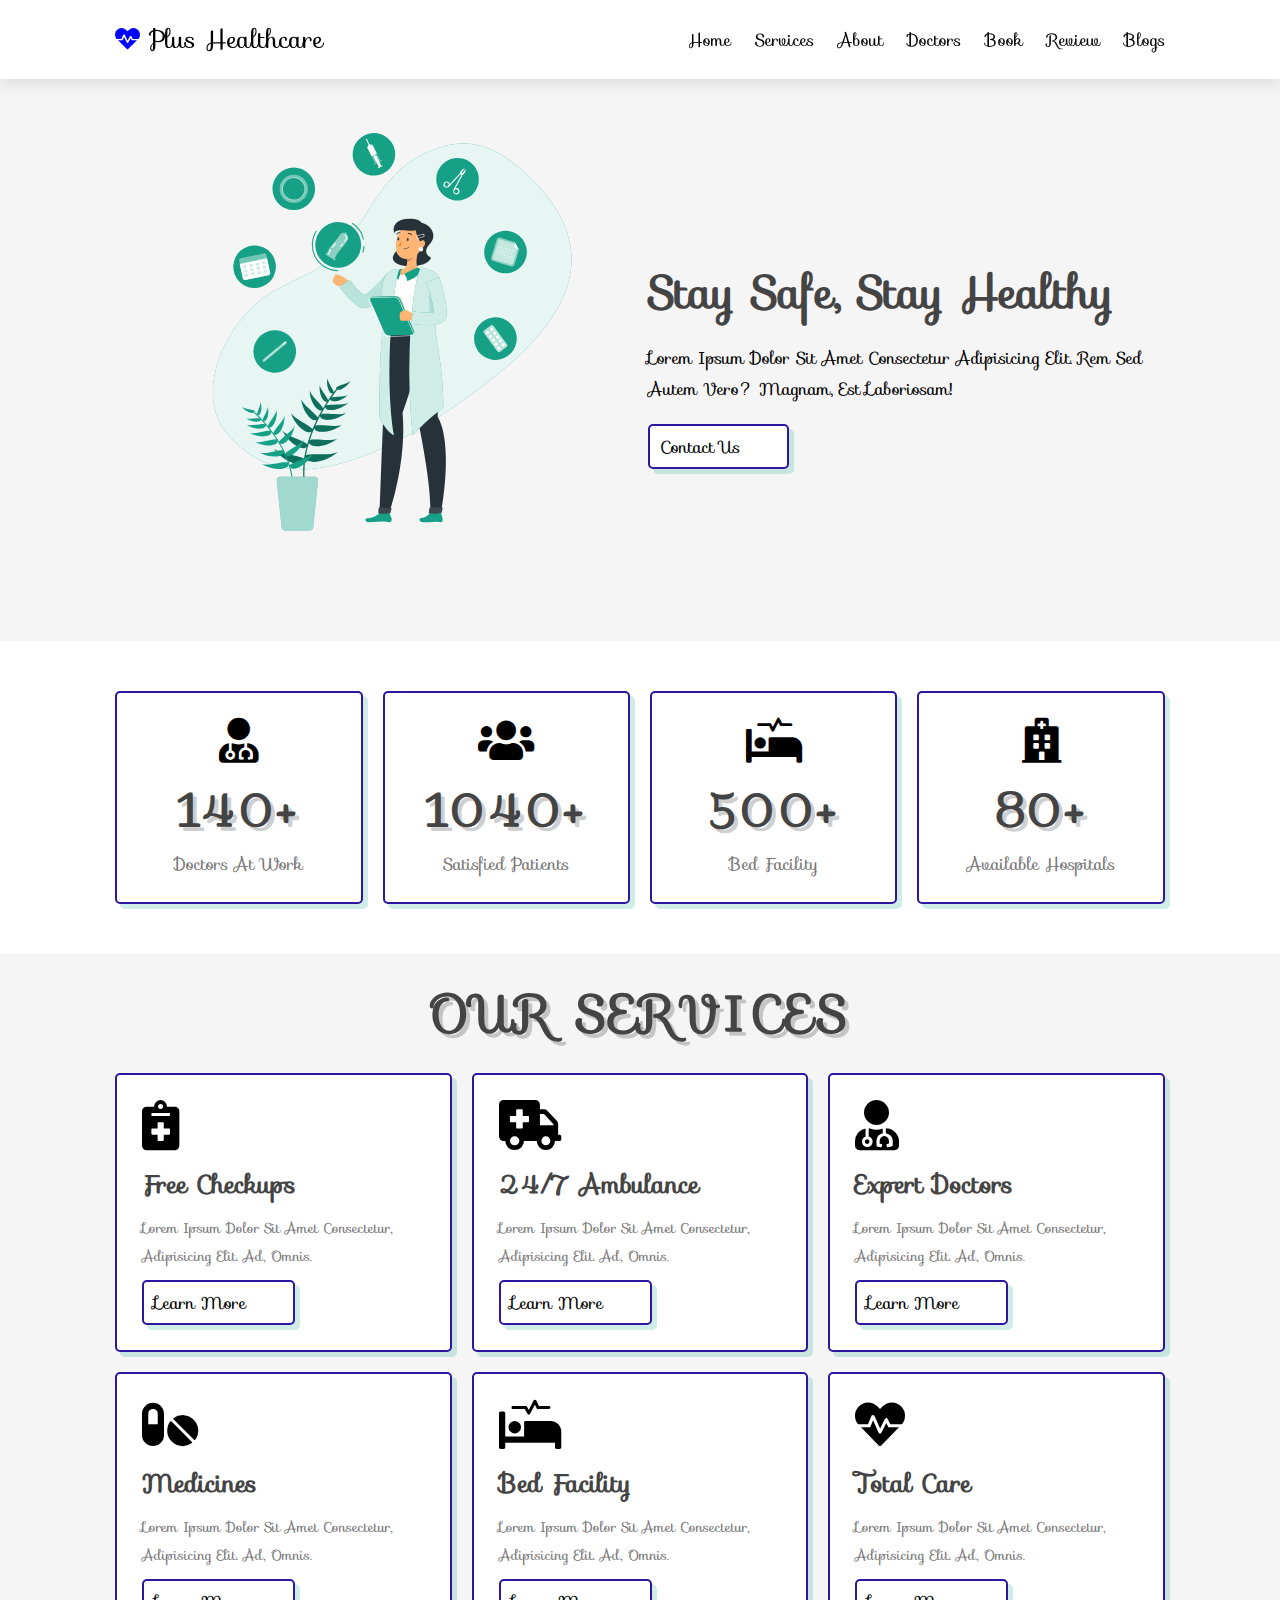
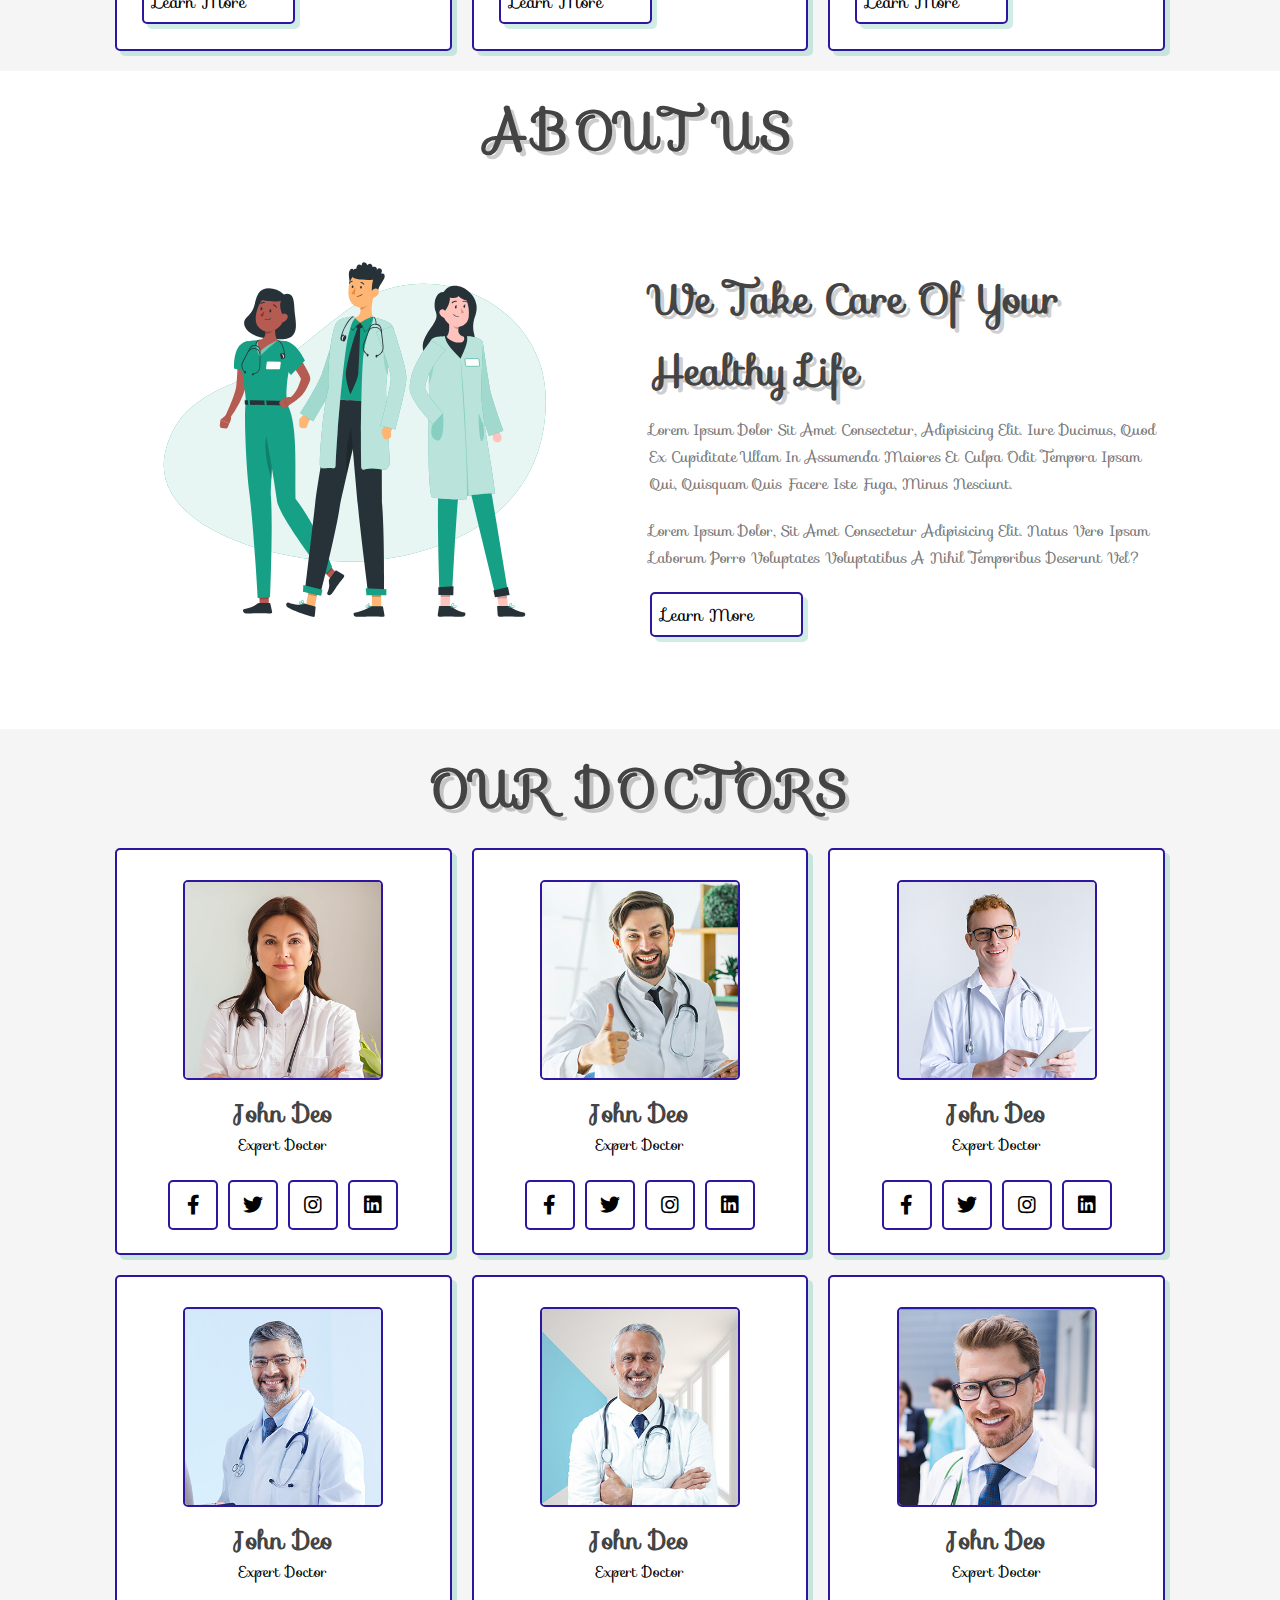
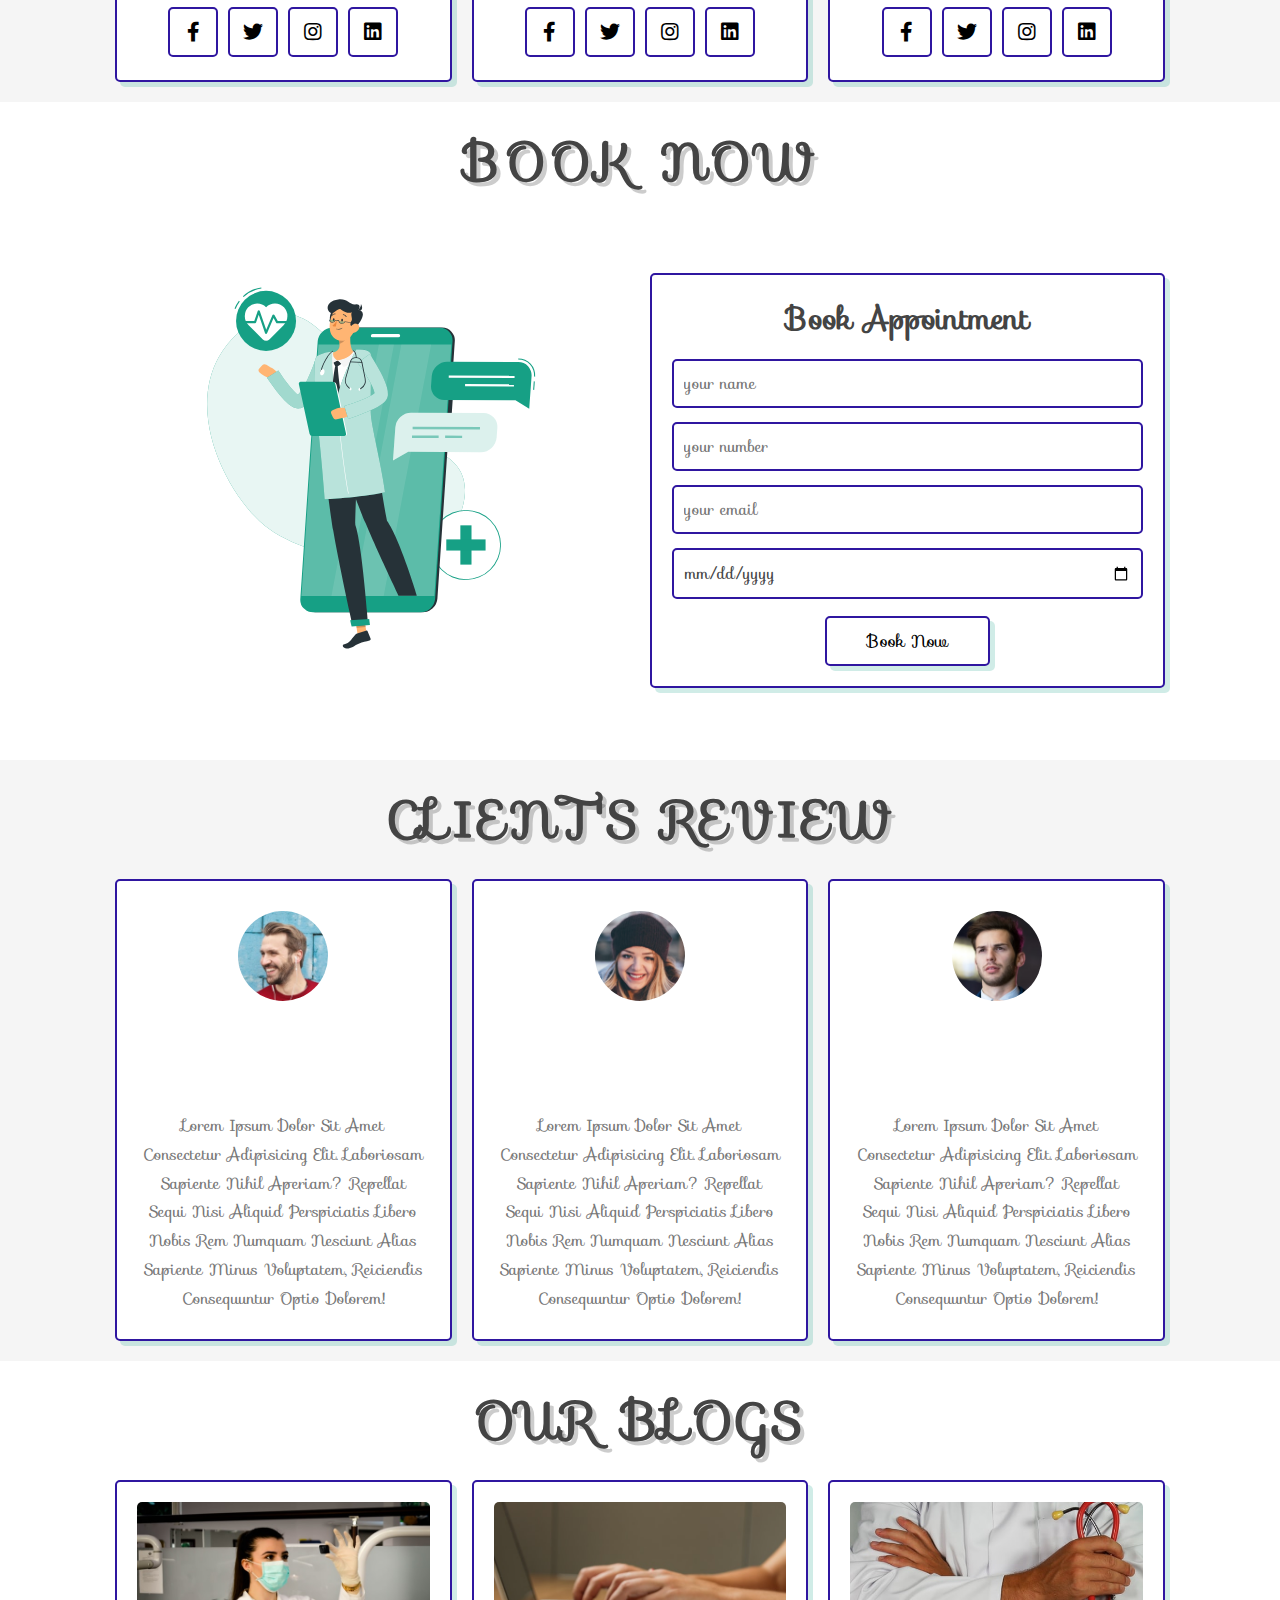
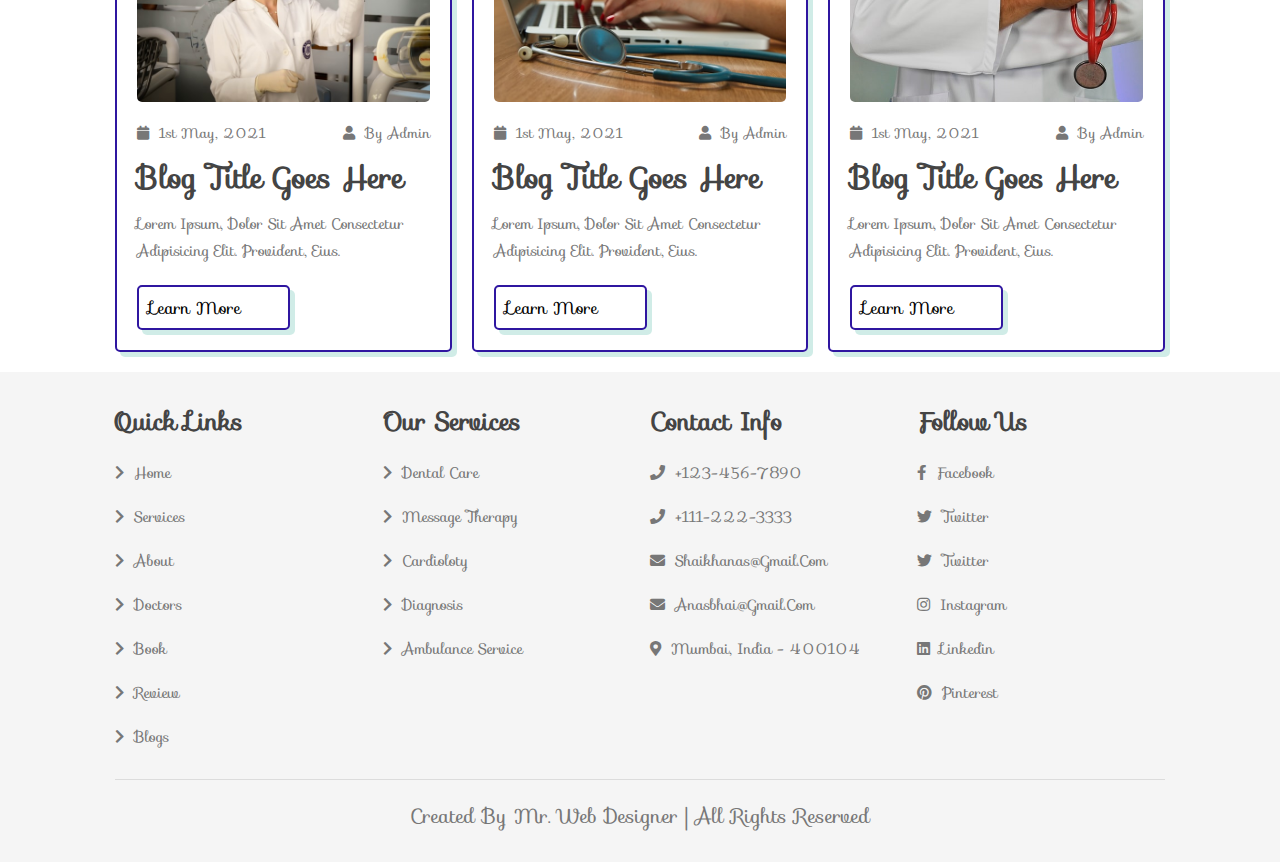
<file: hospital website/index.html>
<!DOCTYPE html>
<html lang="en">
<head>
    <meta charset="UTF-8">
    <meta http-equiv="X-UA-Compatible" content="IE=edge">
    <meta name="viewport" content="width=device-width, initial-scale=1.0">
    <title>complete responsive hospital website design </title>

    <!-- font awesome cdn link  -->
    <link rel="stylesheet" href="https://cdnjs.cloudflare.com/ajax/libs/font-awesome/5.15.4/css/all.min.css">

    <!-- custom css file link  -->
    <link rel="stylesheet" href="css/style.css">

</head>
<body>
    
<!-- header section starts  -->

<header class="header">

    <a href="#" class="logo"> <i class="fas fa-heartbeat"></i> Plus Healthcare </a>

    <nav class="navbar">
        <a href="#home">home</a>
        <a href="#services">services</a>
        <a href="#about">about</a>
        <a href="#doctors">doctors</a>
        <a href="#book">book</a>
        <a href="#review">review</a>
        <a href="#blogs">blogs</a>
    </nav>

    <div id="menu-btn" class="fas fa-bars"></div>

</header>

<!-- header section ends -->

<!-- home section starts  -->

<section class="home" id="home">

    <div class="image">
        <img src="image/home-img.svg" alt="">
    </div>

    <div class="content">
        <h3>stay safe, stay healthy</h3>
        <p>Lorem ipsum dolor sit amet consectetur adipisicing elit. Rem sed autem vero? Magnam, est laboriosam!</p>
        <a href="#" class="btn"> contact us <span class="fas fa-chevron-right"></span> </a>
    </div>

</section>

<!-- home section ends -->

<!-- icons section starts  -->

<section class="icons-container">

    <div class="icons">
        <i class="fas fa-user-md"></i>
        <h3>140+</h3>
        <p>doctors at work</p>
    </div>

    <div class="icons">
        <i class="fas fa-users"></i>
        <h3>1040+</h3>
        <p>satisfied patients</p>
    </div>

    <div class="icons">
        <i class="fas fa-procedures"></i>
        <h3>500+</h3>
        <p>bed facility</p>
    </div>

    <div class="icons">
        <i class="fas fa-hospital"></i>
        <h3>80+</h3>
        <p>available hospitals</p>
    </div>

</section>

<!-- icons section ends -->

<!-- services section starts  -->

<section class="services" id="services">

    <h1 class="heading"> our <span>services</span> </h1>

    <div class="box-container">

        <div class="box">
            <i class="fas fa-notes-medical"></i>
            <h3>free checkups</h3>
            <p>Lorem ipsum dolor sit amet consectetur, adipisicing elit. Ad, omnis.</p>
            <a href="#" class="btn"> learn more <span class="fas fa-chevron-right"></span> </a>
        </div>

        <div class="box">
            <i class="fas fa-ambulance"></i>
            <h3>24/7 ambulance</h3>
            <p>Lorem ipsum dolor sit amet consectetur, adipisicing elit. Ad, omnis.</p>
            <a href="#" class="btn"> learn more <span class="fas fa-chevron-right"></span> </a>
        </div>

        <div class="box">
            <i class="fas fa-user-md"></i>
            <h3>expert doctors</h3>
            <p>Lorem ipsum dolor sit amet consectetur, adipisicing elit. Ad, omnis.</p>
            <a href="#" class="btn"> learn more <span class="fas fa-chevron-right"></span> </a>
        </div>

        <div class="box">
            <i class="fas fa-pills"></i>
            <h3>medicines</h3>
            <p>Lorem ipsum dolor sit amet consectetur, adipisicing elit. Ad, omnis.</p>
            <a href="#" class="btn"> learn more <span class="fas fa-chevron-right"></span> </a>
        </div>

        <div class="box">
            <i class="fas fa-procedures"></i>
            <h3>bed facility</h3>
            <p>Lorem ipsum dolor sit amet consectetur, adipisicing elit. Ad, omnis.</p>
            <a href="#" class="btn"> learn more <span class="fas fa-chevron-right"></span> </a>
        </div>

        <div class="box">
            <i class="fas fa-heartbeat"></i>
            <h3>total care</h3>
            <p>Lorem ipsum dolor sit amet consectetur, adipisicing elit. Ad, omnis.</p>
            <a href="#" class="btn"> learn more <span class="fas fa-chevron-right"></span> </a>
        </div>

    </div>

</section>

<!-- services section ends -->

<!-- about section starts  -->

<section class="about" id="about">

    <h1 class="heading"> <span>about</span> us </h1>

    <div class="row">

        <div class="image">
            <img src="image/about-img.svg" alt="">
        </div>

        <div class="content">
            <h3>we take care of your healthy life</h3>
            <p>Lorem ipsum dolor sit amet consectetur, adipisicing elit. Iure ducimus, quod ex cupiditate ullam in assumenda maiores et culpa odit tempora ipsam qui, quisquam quis facere iste fuga, minus nesciunt.</p>
            <p>Lorem ipsum dolor, sit amet consectetur adipisicing elit. Natus vero ipsam laborum porro voluptates voluptatibus a nihil temporibus deserunt vel?</p>
            <a href="#" class="btn"> learn more <span class="fas fa-chevron-right"></span> </a>
        </div>

    </div>

</section>

<!-- about section ends -->

<!-- doctors section starts  -->

<section class="doctors" id="doctors">

    <h1 class="heading"> our <span>doctors</span> </h1>

    <div class="box-container">

        <div class="box">
            <img src="image/doc-1.jpg" alt="">
            <h3>john deo</h3>
            <span>expert doctor</span>
            <div class="share">
                <a href="#" class="fab fa-facebook-f"></a>
                <a href="#" class="fab fa-twitter"></a>
                <a href="#" class="fab fa-instagram"></a>
                <a href="#" class="fab fa-linkedin"></a>
            </div>
        </div>

        <div class="box">
            <img src="image/doc-2.jpg" alt="">
            <h3>john deo</h3>
            <span>expert doctor</span>
            <div class="share">
                <a href="#" class="fab fa-facebook-f"></a>
                <a href="#" class="fab fa-twitter"></a>
                <a href="#" class="fab fa-instagram"></a>
                <a href="#" class="fab fa-linkedin"></a>
            </div>
        </div>

        <div class="box">
            <img src="image/doc-3.jpg" alt="">
            <h3>john deo</h3>
            <span>expert doctor</span>
            <div class="share">
                <a href="#" class="fab fa-facebook-f"></a>
                <a href="#" class="fab fa-twitter"></a>
                <a href="#" class="fab fa-instagram"></a>
                <a href="#" class="fab fa-linkedin"></a>
            </div>
        </div>

        <div class="box">
            <img src="image/doc-4.jpg" alt="">
            <h3>john deo</h3>
            <span>expert doctor</span>
            <div class="share">
                <a href="#" class="fab fa-facebook-f"></a>
                <a href="#" class="fab fa-twitter"></a>
                <a href="#" class="fab fa-instagram"></a>
                <a href="#" class="fab fa-linkedin"></a>
            </div>
        </div>

        <div class="box">
            <img src="image/doc-5.jpg" alt="">
            <h3>john deo</h3>
            <span>expert doctor</span>
            <div class="share">
                <a href="#" class="fab fa-facebook-f"></a>
                <a href="#" class="fab fa-twitter"></a>
                <a href="#" class="fab fa-instagram"></a>
                <a href="#" class="fab fa-linkedin"></a>
            </div>
        </div>

        <div class="box">
            <img src="image/doc-6.jpg" alt="">
            <h3>john deo</h3>
            <span>expert doctor</span>
            <div class="share">
                <a href="#" class="fab fa-facebook-f"></a>
                <a href="#" class="fab fa-twitter"></a>
                <a href="#" class="fab fa-instagram"></a>
                <a href="#" class="fab fa-linkedin"></a>
            </div>
        </div>

    </div>

</section>

<!-- doctors section ends -->

<!-- booking section starts   -->

<section class="book" id="book">

    <h1 class="heading"> <span>book</span> now </h1>    

    <div class="row">

        <div class="image">
            <img src="image/book-img.svg" alt="">
        </div>

        <form action="">
            <h3>book appointment</h3>
            <input type="text" placeholder="your name" class="box">
            <input type="number" placeholder="your number" class="box">
            <input type="email" placeholder="your email" class="box">
            <input type="date" class="box">
            <input type="submit" value="book now" class="btn">
        </form>

    </div>

</section>

<!-- booking section ends -->

<!-- review section starts  -->

<section class="review" id="review">
    
    <h1 class="heading"> client's <span>review</span> </h1>

    <div class="box-container">

        <div class="box">
            <img src="image/pic-1.png" alt="">
            <h3>john deo</h3>
            <div class="stars">
                <i class="fas fa-star"></i>
                <i class="fas fa-star"></i>
                <i class="fas fa-star"></i>
                <i class="fas fa-star"></i>
                <i class="fas fa-star-half-alt"></i>
            </div>
            <p class="text">Lorem ipsum dolor sit amet consectetur adipisicing elit. Laboriosam sapiente nihil aperiam? Repellat sequi nisi aliquid perspiciatis libero nobis rem numquam nesciunt alias sapiente minus voluptatem, reiciendis consequuntur optio dolorem!</p>
        </div>

        <div class="box">
            <img src="image/pic-2.png" alt="">
            <h3>john deo</h3>
            <div class="stars">
                <i class="fas fa-star"></i>
                <i class="fas fa-star"></i>
                <i class="fas fa-star"></i>
                <i class="fas fa-star"></i>
                <i class="fas fa-star-half-alt"></i>
            </div>
            <p class="text">Lorem ipsum dolor sit amet consectetur adipisicing elit. Laboriosam sapiente nihil aperiam? Repellat sequi nisi aliquid perspiciatis libero nobis rem numquam nesciunt alias sapiente minus voluptatem, reiciendis consequuntur optio dolorem!</p>
        </div>

        <div class="box">
            <img src="image/pic-3.png" alt="">
            <h3>john deo</h3>
            <div class="stars">
                <i class="fas fa-star"></i>
                <i class="fas fa-star"></i>
                <i class="fas fa-star"></i>
                <i class="fas fa-star"></i>
                <i class="fas fa-star-half-alt"></i>
            </div>
            <p class="text">Lorem ipsum dolor sit amet consectetur adipisicing elit. Laboriosam sapiente nihil aperiam? Repellat sequi nisi aliquid perspiciatis libero nobis rem numquam nesciunt alias sapiente minus voluptatem, reiciendis consequuntur optio dolorem!</p>
        </div>

    </div>

</section>

<!-- review section ends -->

<!-- blogs section starts  -->

<section class="blogs" id="blogs">

    <h1 class="heading"> our <span>blogs</span> </h1>

    <div class="box-container">

        <div class="box">
            <div class="image">
                <img src="image/blog-1.jpg" alt="">
            </div>
            <div class="content">
                <div class="icon">
                    <a href="#"> <i class="fas fa-calendar"></i> 1st may, 2021 </a>
                    <a href="#"> <i class="fas fa-user"></i> by admin </a>
                </div>
                <h3>blog title goes here</h3>
                <p>Lorem ipsum, dolor sit amet consectetur adipisicing elit. Provident, eius.</p>
                <a href="#" class="btn"> learn more <span class="fas fa-chevron-right"></span> </a>
            </div>
        </div>

        <div class="box">
            <div class="image">
                <img src="image/blog-2.jpg" alt="">
            </div>
            <div class="content">
                <div class="icon">
                    <a href="#"> <i class="fas fa-calendar"></i> 1st may, 2021 </a>
                    <a href="#"> <i class="fas fa-user"></i> by admin </a>
                </div>
                <h3>blog title goes here</h3>
                <p>Lorem ipsum, dolor sit amet consectetur adipisicing elit. Provident, eius.</p>
                <a href="#" class="btn"> learn more <span class="fas fa-chevron-right"></span> </a>
            </div>
        </div>

        <div class="box">
            <div class="image">
                <img src="image/blog-3.jpg" alt="">
            </div>
            <div class="content">
                <div class="icon">
                    <a href="#"> <i class="fas fa-calendar"></i> 1st may, 2021 </a>
                    <a href="#"> <i class="fas fa-user"></i> by admin </a>
                </div>
                <h3>blog title goes here</h3>
                <p>Lorem ipsum, dolor sit amet consectetur adipisicing elit. Provident, eius.</p>
                <a href="#" class="btn"> learn more <span class="fas fa-chevron-right"></span> </a>
            </div>
        </div>

    </div>

</section>

<!-- blogs section ends -->

<!-- footer section starts  -->

<section class="footer">

    <div class="box-container">

        <div class="box">
            <h3>quick links</h3>
            <a href="#"> <i class="fas fa-chevron-right"></i> home </a>
            <a href="#"> <i class="fas fa-chevron-right"></i> services </a>
            <a href="#"> <i class="fas fa-chevron-right"></i> about </a>
            <a href="#"> <i class="fas fa-chevron-right"></i> doctors </a>
            <a href="#"> <i class="fas fa-chevron-right"></i> book </a>
            <a href="#"> <i class="fas fa-chevron-right"></i> review </a>
            <a href="#"> <i class="fas fa-chevron-right"></i> blogs </a>
        </div>

        <div class="box">
            <h3>our services</h3>
            <a href="#"> <i class="fas fa-chevron-right"></i> dental care </a>
            <a href="#"> <i class="fas fa-chevron-right"></i> message therapy </a>
            <a href="#"> <i class="fas fa-chevron-right"></i> cardioloty </a>
            <a href="#"> <i class="fas fa-chevron-right"></i> diagnosis </a>
            <a href="#"> <i class="fas fa-chevron-right"></i> ambulance service </a>
        </div>

        <div class="box">
            <h3>contact info</h3>
            <a href="#"> <i class="fas fa-phone"></i> +123-456-7890 </a>
            <a href="#"> <i class="fas fa-phone"></i> +111-222-3333 </a>
            <a href="#"> <i class="fas fa-envelope"></i> shaikhanas@gmail.com </a>
            <a href="#"> <i class="fas fa-envelope"></i> anasbhai@gmail.com </a>
            <a href="#"> <i class="fas fa-map-marker-alt"></i> mumbai, india - 400104 </a>
        </div>

        <div class="box">
            <h3>follow us</h3>
            <a href="#"> <i class="fab fa-facebook-f"></i> facebook </a>
            <a href="#"> <i class="fab fa-twitter"></i> twitter </a>
            <a href="#"> <i class="fab fa-twitter"></i> twitter </a>
            <a href="#"> <i class="fab fa-instagram"></i> instagram </a>
            <a href="#"> <i class="fab fa-linkedin"></i> linkedin </a>
            <a href="#"> <i class="fab fa-pinterest"></i> pinterest </a>
        </div>

    </div>

    <div class="credit"> created by <span>mr. web designer</span> | all rights reserved </div>

</section>

<!-- footer section ends -->


















<!-- custom js file link  -->
<script src="js/script.js"></script>

</body>
</html>
</file>
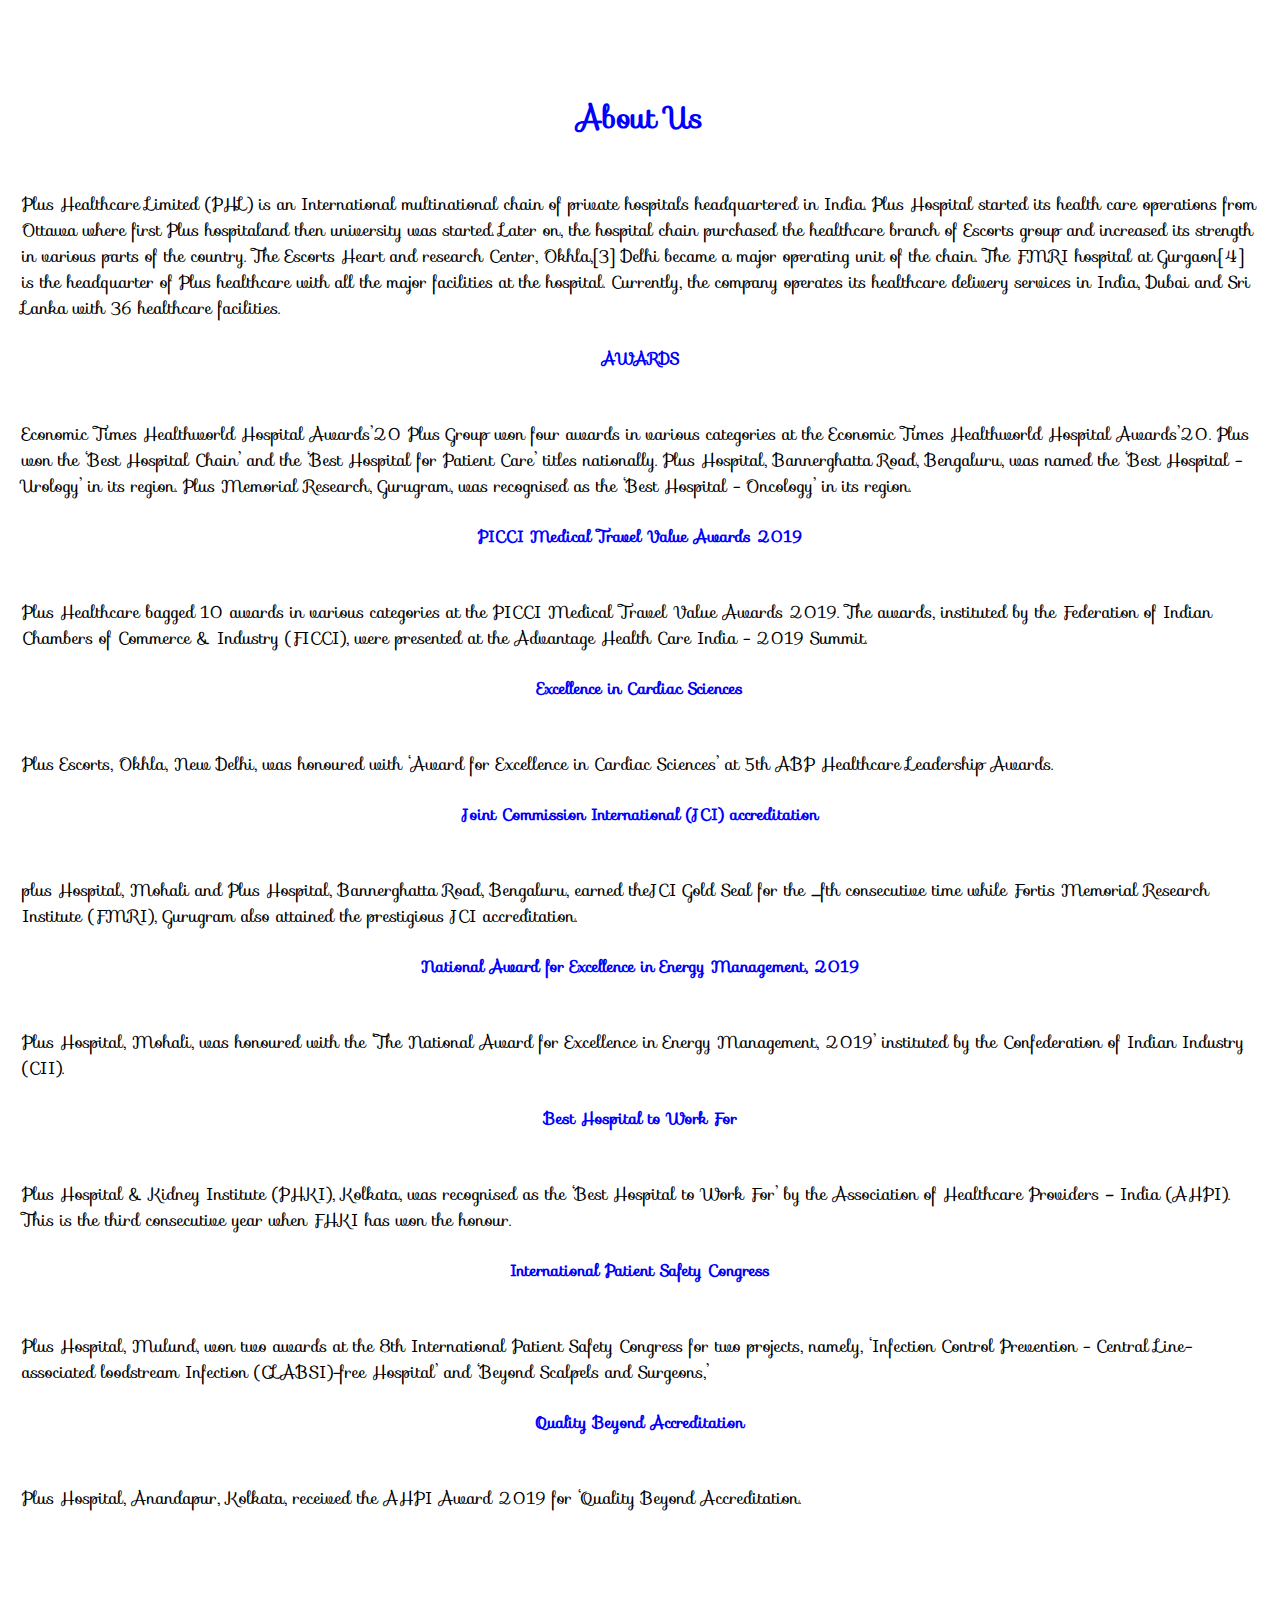
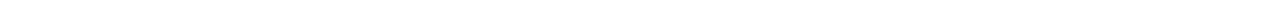
<file: hospital website/about.html>
<!DOCTYPE html>
<html lang="en">
<head>
    <meta charset="UTF-8">
    <meta http-equiv="X-UA-Compatible" content="IE=edge">
    <meta name="viewport" content="width=device-width, initial-scale=1.0">
    <link rel="preconnect" href="https://fonts.googleapis.com">
    <link rel="preconnect" href="https://fonts.gstatic.com" crossorigin>
    <link href="https://fonts.googleapis.com/css2?family=Sofia&display=swap" rel="stylesheet">
    <title>
        About
    </title>
    <style>
        *{
            margin:0;
            padding:0;
            font-family: 'Sofia', cursive;
        }
        .abou{
            margin-top:5%;
            justify-content:space-between;
        }
        .aboutus{
            width:100%;
            margin:auto;
            padding-top:80px;
            padding-bottom:50px;
        }
        .colu{
            flex-basis:48%;
            padding:30px 2px;
        }
        .colu h1{
            padding-top:0px;
            color:blue;
            text-align:center;
            font-size: 30px;
        }
        .colu p{
            padding:50px 0px 25px;
            font-size:17px;
            margin-right: 20px;
            margin-left: 20px;
        }
        .colu h4{
            color:blue;
            text-align:center;
        }
    </style>
</head>
<body>
    <section class="adoutus" > 
        <div class="abou">
            <div class="colu">
                <h1>About Us</h1>
                <p>Plus Healthcare Limited (PHL) is an International multinational chain of private hospitals headquartered in India. Plus Hospital started its health care operations from Ottawa where first Plus hospitaland then university was started. Later on, the hospital chain purchased the healthcare branch of Escorts group and increased its strength in various parts of the country. The Escorts Heart and research Center, Okhla,[3] Delhi became a major operating unit of the chain. The FMRI hospital at Gurgaon[4] is the headquarter of Plus healthcare with all the major facilities at the hospital. Currently, the company operates its healthcare delivery services in India, Dubai and Sri Lanka with 36 healthcare facilities.
                </p>
                <h4>
           AWARDS
       </h4>
       <p>
           Economic Times Healthworld Hospital Awards’20
       Plus Group won four awards in various categories at the Economic Times Healthworld Hospital Awards’20.
       Plus won the ‘Best Hospital Chain’ and the ‘Best Hospital for Patient Care’ titles nationally.
       Plus Hospital, Bannerghatta Road, Bengaluru, was named the ‘Best Hospital - Urology’ in its region.
       Plus Memorial Research, Gurugram, was recognised as the ‘Best Hospital - Oncology’ in its region.
       </p>
       <h4>
           PICCI Medical Travel Value Awards 2019
       </h4>
       <p>
           Plus Healthcare bagged 10 awards in various categories at the PICCI Medical Travel Value Awards 2019. The awards, instituted by the Federation of Indian Chambers of Commerce & Industry (FICCI), were presented at the Advantage Health Care India - 2019 Summit.
       </p>
       <h4>Excellence in Cardiac Sciences
       
       </h4>
       <p>
           Plus Escorts, Okhla, New Delhi, was honoured with ‘Award for Excellence in Cardiac Sciences’ at 5th ABP Healthcare Leadership Awards. 
       </p>
       <h4>
        Joint Commission International (JCI) accreditation
       </h4>
       <p>
           plus Hospital, Mohali and Plus Hospital, Bannerghatta Road, Bengaluru, earned theJCI Gold Seal for the _fth consecutive time while Fortis Memorial Research Institute (FMRI), Gurugram also attained the prestigious JCI accreditation.
       </p>
       <h4>
           National Award for Excellence in Energy Management, 2019
       </h4>
       <p>
           Plus Hospital, Mohali, was honoured with the ‘The National Award for Excellence in Energy Management, 2019’ instituted by the Confederation of Indian Industry (CII).
       </p>
       <h4>
           Best Hospital to Work For
       </h4>
       <p>
           Plus Hospital & Kidney Institute (PHKI), Kolkata, was recognised as the ‘Best Hospital to Work For’ by the Association of Healthcare Providers – India (AHPI). This is the third consecutive year when FHKI has won the honour.
       </p>
       <h4>
           International Patient Safety Congress
       </h4>
       <p>
           Plus Hospital, Mulund, won two awards at the 8th International Patient Safety Congress for two projects, namely, ‘Infection Control Prevention - Central Line-associated loodstream Infection (CLABSI)-free Hospital’ and ‘Beyond Scalpels and Surgeons,’
       </p>
       <h4>
           Quality Beyond Accreditation
       </h4>
       <p>
           Plus Hospital, Anandapur, Kolkata, received the AHPI Award 2019 for ‘Quality Beyond Accreditation.
       </p>
            </div>
            <div class="colu">
            </div>
        </div>
        </div>
    </section>
</body>
</html>
</file>
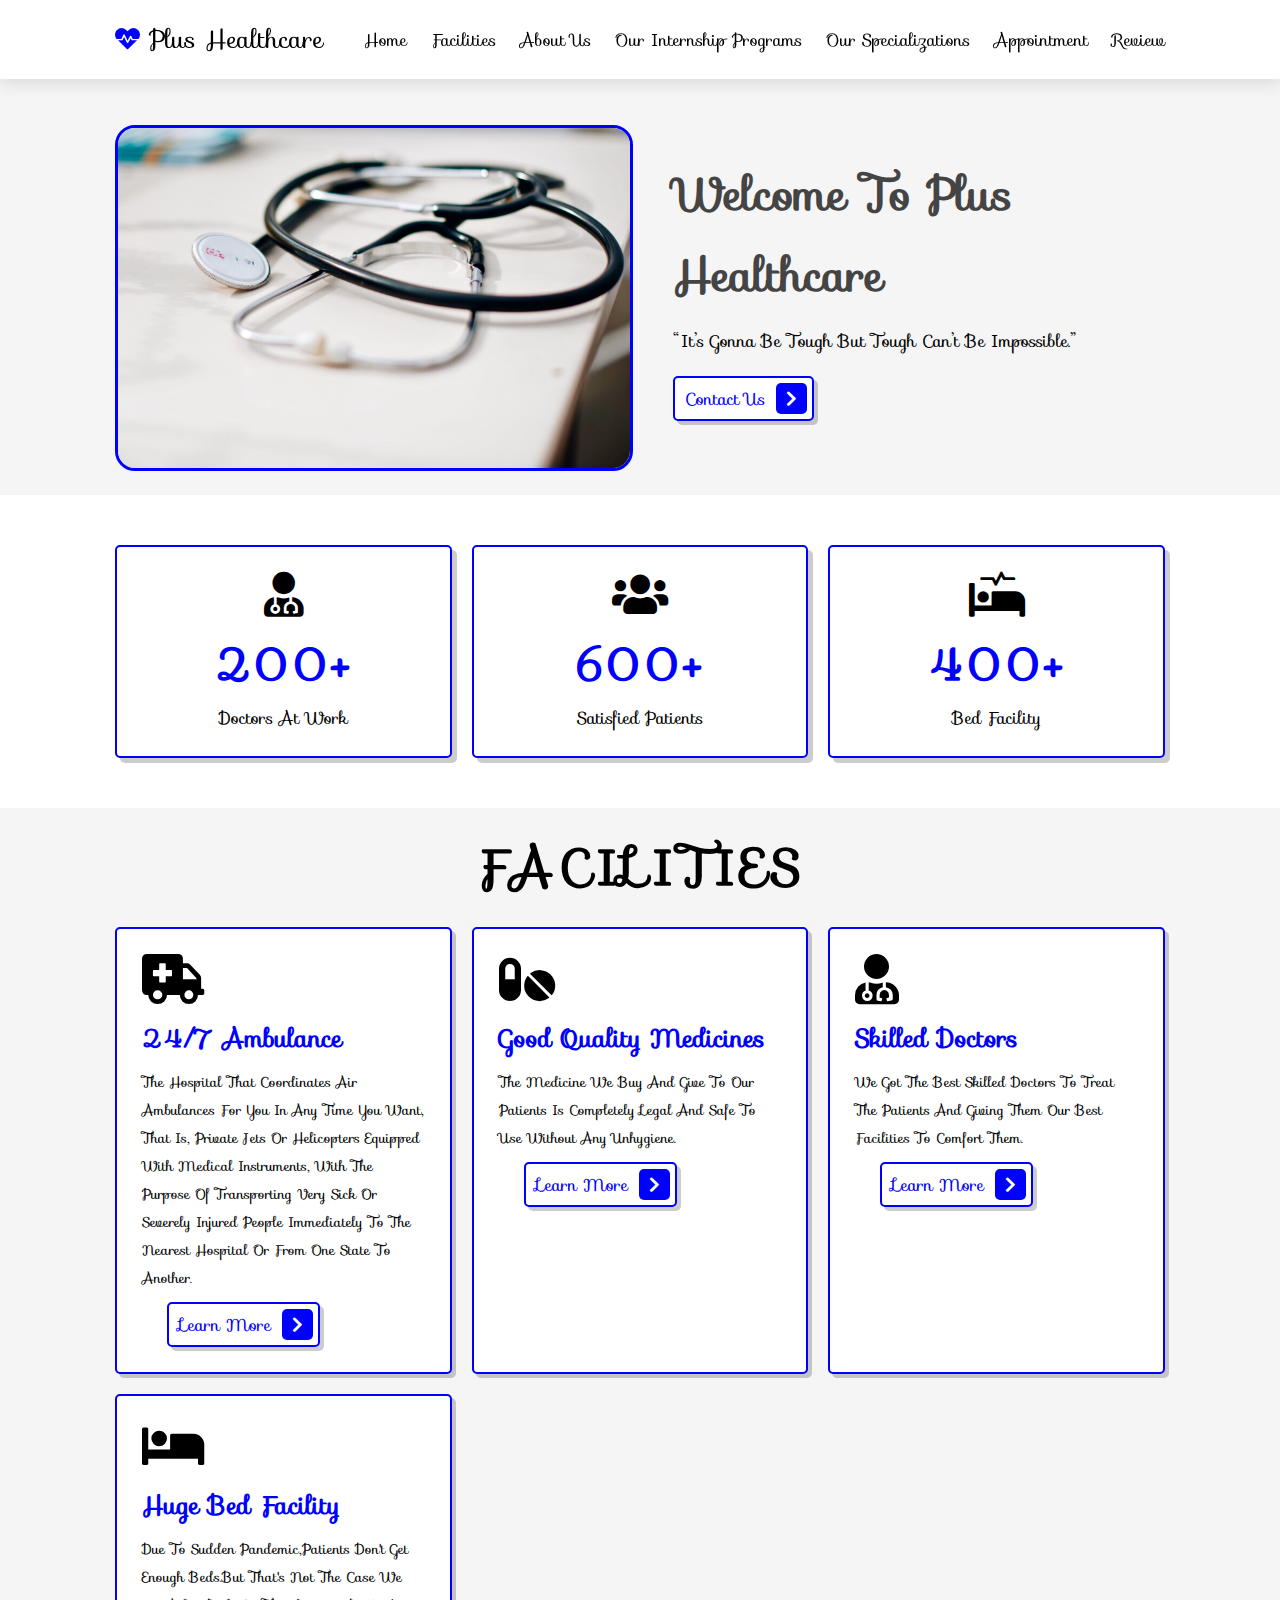
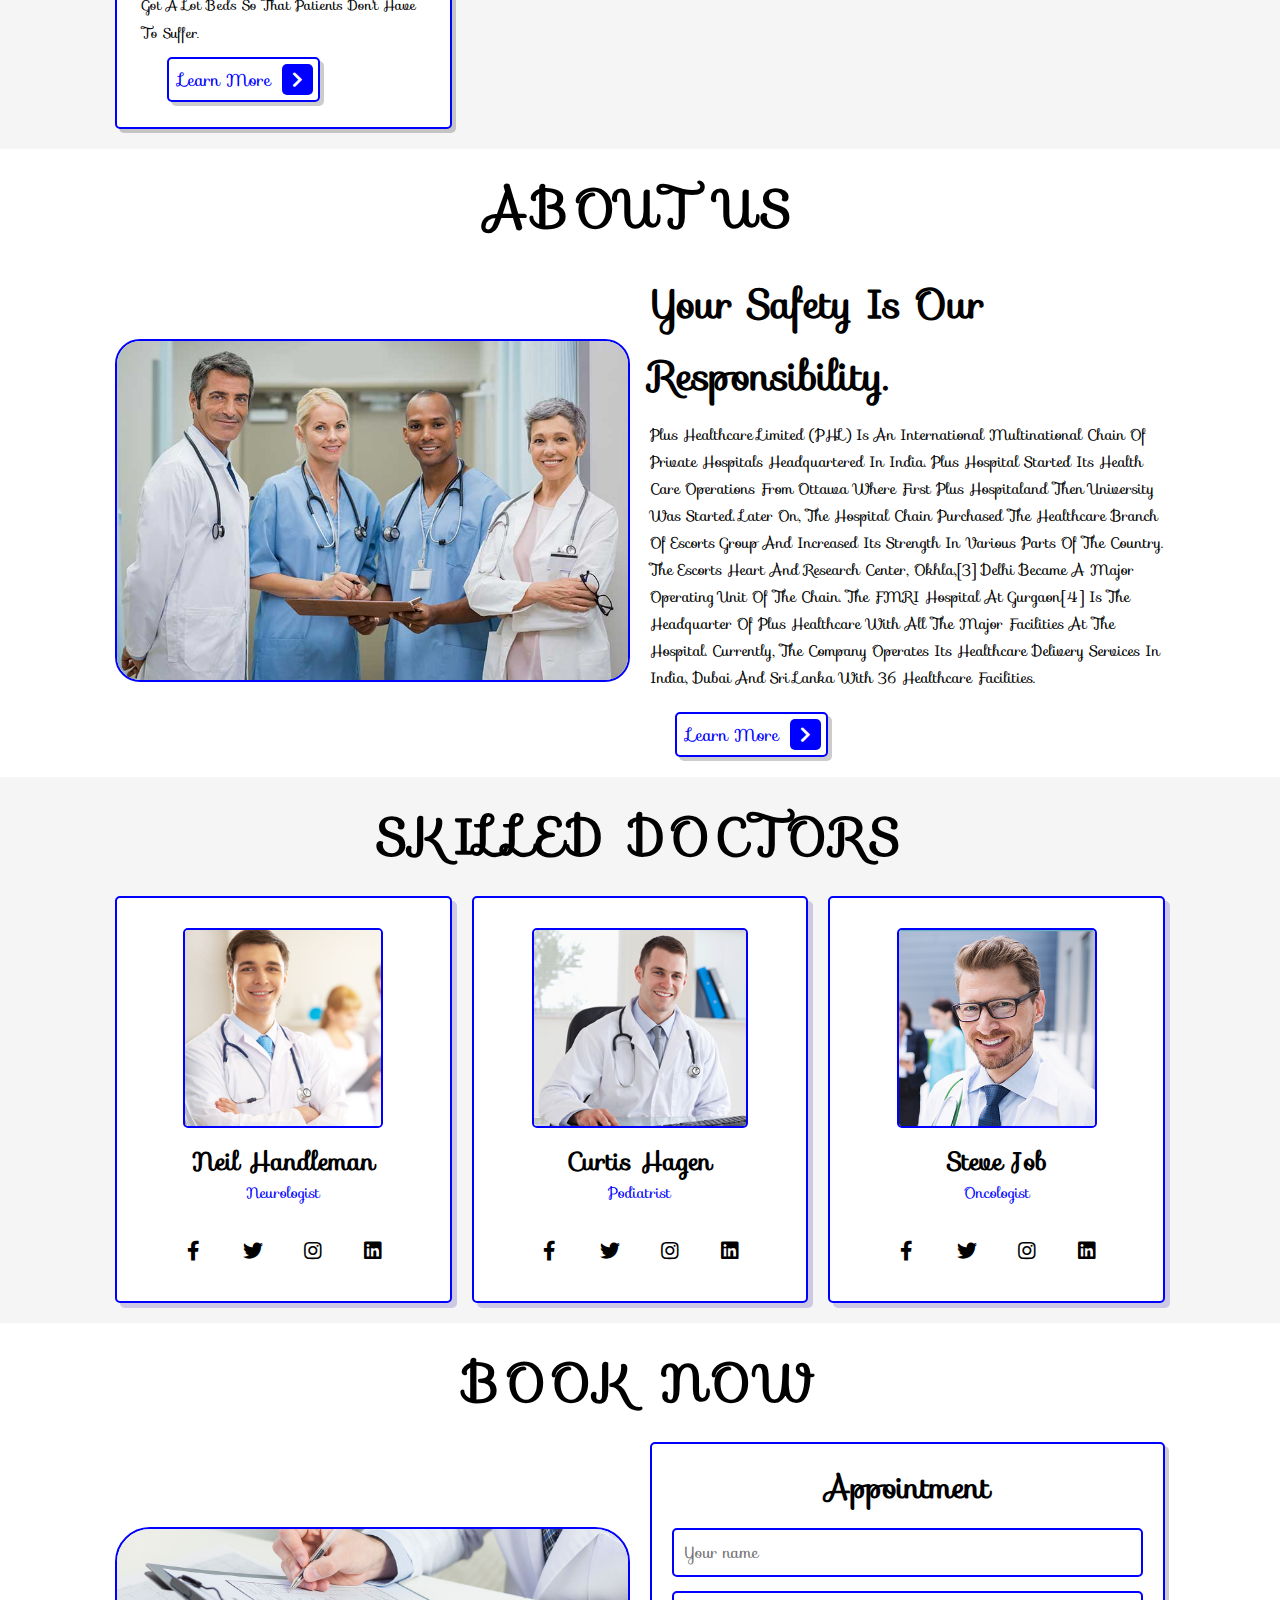
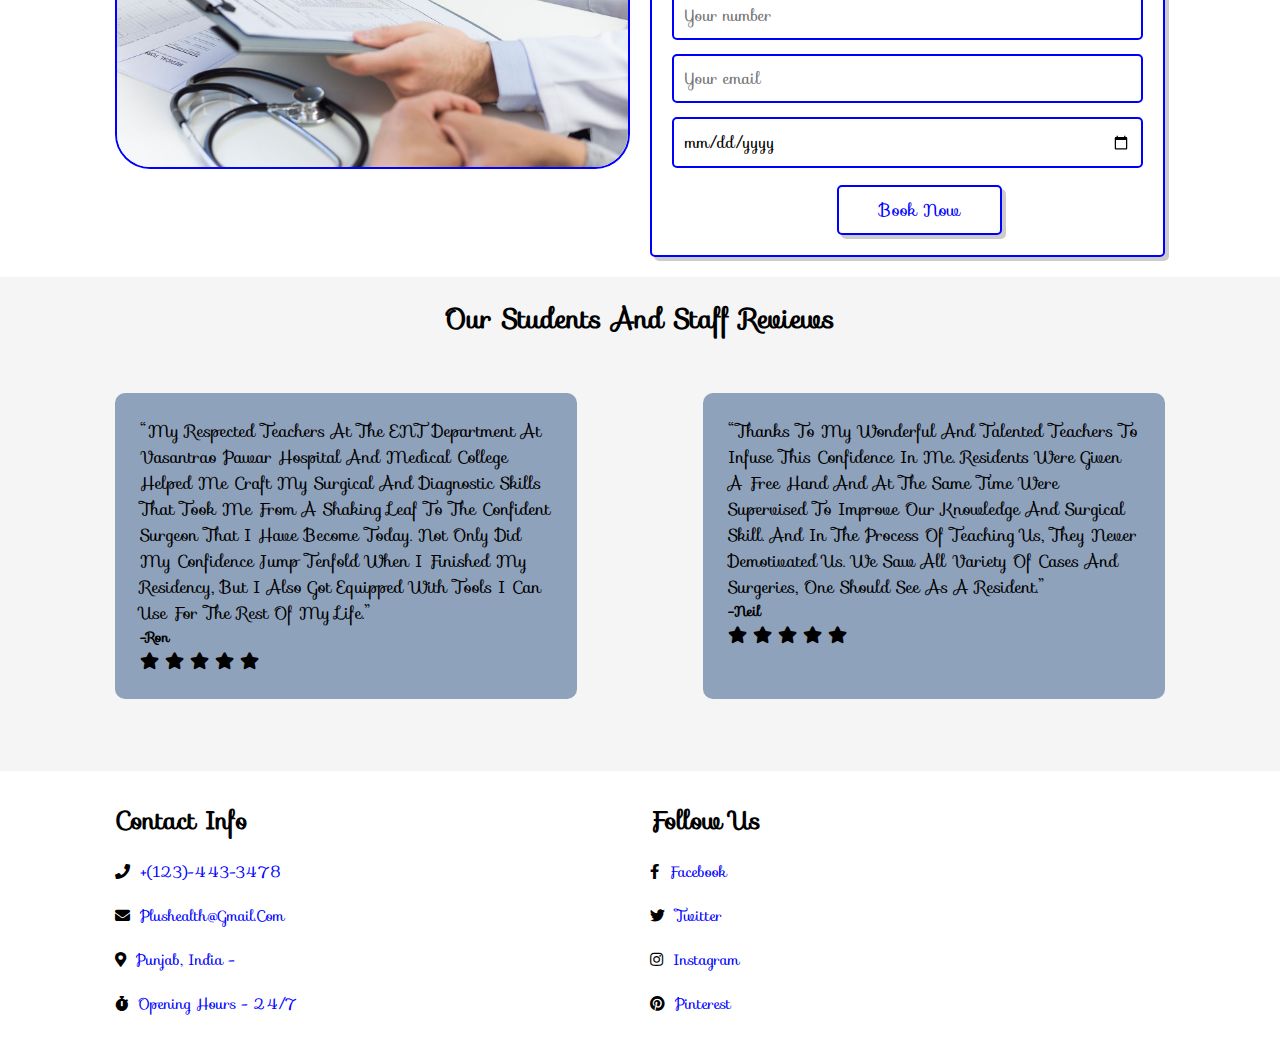
<file: hospital website/Hospital.html>
<!DOCTYPE html>
<html lang="en">
<head>
    <meta charset="UTF-8">
    <meta http-equiv="X-UA-Compatible" content="IE=edge">
    <meta name="viewport" content="width=device-width, initial-scale=1.0">
    <link rel="stylesheet" href="https://cdnjs.cloudflare.com/ajax/libs/font-awesome/5.15.4/css/all.min.css">
    <link rel="stylesheet" href="css/styles.css">
    <title>Hospital</title>
</head>
<body>
    <header class="header">

    <a href="#" class="logo"> <i class="fas fa-heartbeat"></i> Plus Healthcare </a>

    <nav class="navbar">
        <a href="#home">Home</a>
        <a href="#services">Facilities</a>
        <a href="#about">About us</a>
        <a href="Internship.html" target="_blank">Our Internship Programs</a>
        <a href="special.html" target="_blank">Our Specializations</a>
        <a href="#book">Appointment</a>
        <a href="#review">review</a>
    </nav>

    <div id="menu-btn" class="fas fa-bars"></div>
    

</header>
<section class="home" id="home">

    <div class="image">
        <img src="image/About.jpg" alt="">   
    </div>

    <div class="content">
        <h3>Welcome to Plus Healthcare</h3>
        <p>“It’s gonna be tough but tough can’t be impossible.”</p>
        <a href="#footer" class="btn"> Contact us <span class="fas fa-chevron-right"></span> </a>
    </div>

</section>
<section class="icons-container">

    <div class="icons">
        <i class="fas fa-user-md"></i>
        <h3>200+</h3>
        <p>doctors at work</p>
    </div>

    <div class="icons">
        <i class="fas fa-users"></i>
        <h3>600+</h3>
        <p>satisfied patients</p>
    </div>

    <div class="icons">
        <i class="fas fa-procedures"></i>
        <h3>400+</h3>
        <p>bed facility</p>
    </div>

</section>
<section class="services" id="services">

    <h1 class="heading">  <span>Facilities</span> </h1>

    <div class="box-container">


        <div class="box">
            <i class="fas fa-ambulance"></i>
            <h3>24/7 ambulance</h3>
            <p>The hospital that coordinates air ambulances for you in any time you want, that is, private jets or helicopters equipped with medical instruments, with the purpose of transporting very sick or severely injured people immediately to the nearest hospital or from one state to another. </p>
            <a href="#" class="btn"> learn more <span class="fas fa-chevron-right"></span> </a>
        </div>

        <div class="box">
            <i class="fas fa-pills"></i>
            <h3>Good quality Medicines</h3>
            <p>The medicine we buy and give to our patients is completely legal and safe to use without any unhygiene.</p>
            <a href="#" class="btn"> learn more <span class="fas fa-chevron-right"></span> </a>
        </div>

        <div class="box">
            <i class="fas fa-user-md"></i>
            <h3>Skilled Doctors</h3>
            <p>We got the best skilled doctors to treat the patients and giving them our best facilities to comfort them.</p>
            <a href="#" class="btn"> learn more <span class="fas fa-chevron-right"></span> </a>
        </div>

        <div class="box">
            <i class="fas fa-bed"></i>
            <h3>Huge bed facility</h3>
            <p>Due to sudden pandemic,patients don't get enough beds.But that's not the case we got a lot beds so that patients don't have to suffer.</p>
            <a href="#" class="btn"> learn more <span class="fas fa-chevron-right"></span> </a>
        </div>
    </div>

</section>
<section class="about" id="about">

    <h1 class="heading"> <span>about</span> us </h1>

    <div class="row">

        <div class="image">
            <img src="image/doctors.jpg" alt="">
        </div>

        <div class="content">
            <h3>Your safety is our responsibility.</h3>
            <p>Plus Healthcare Limited (PHL) is an International multinational chain of private hospitals headquartered in India. Plus Hospital started its health care operations from Ottawa where first Plus hospitaland then university was started. Later on, the hospital chain purchased the healthcare branch of Escorts group and increased its strength in various parts of the country. The Escorts Heart and research Center, Okhla,[3] Delhi became a major operating unit of the chain. The FMRI hospital at Gurgaon[4] is the headquarter of Plus healthcare with all the major facilities at the hospital. Currently, the company operates its healthcare delivery services in India, Dubai and Sri Lanka with 36 healthcare facilities.</p>
            <a href="about.html" target="_blank" class="btn"> learn more <span class="fas fa-chevron-right"></span> </a>
        </div>

    </div>

</section>
<section class="doctors" id="doctors">

    <h1 class="heading"> Skilled <span>doctors</span> </h1>

    <div class="box-container">

        <div class="box">
            <img src="image/doctor1.jpg" alt="">
            <h3>Neil Handleman</h3>
            <span>Neurologist</span>
            <div class="share">
                <a href="#" class="fab fa-facebook-f"></a>
                <a href="#" class="fab fa-twitter"></a>
                <a href="#" class="fab fa-instagram"></a>
                <a href="#" class="fab fa-linkedin"></a>
            </div>
        </div>

        <div class="box">
            <img src="image/doctor2.jpg" alt="">
            <h3>Curtis Hagen</h3>
            <span>Podiatrist</span>
            <div class="share">
                <a href="#" class="fab fa-facebook-f"></a>
                <a href="#" class="fab fa-twitter"></a>
                <a href="#" class="fab fa-instagram"></a>
                <a href="#" class="fab fa-linkedin"></a>
            </div>
        </div>

        <div class="box">
            <img src="image/doc-6.jpg" alt="">
            <h3>Steve Job</h3>
            <span>Oncologist</span>
            <div class="share">
                <a href="#" class="fab fa-facebook-f"></a>
                <a href="#" class="fab fa-twitter"></a>
                <a href="#" class="fab fa-instagram"></a>
                <a href="#" class="fab fa-linkedin"></a>
            </div>
        </div>

    </div>

</section>
<section class="book" id="book">

    <h1 class="heading"> <span>book</span> now </h1>    

    <div class="row">

        <div class="image">
            <img src="image/appointment.jpg" alt="">
        </div>

        <form action="">
            <h3> Appointment</h3>
            <input type="text" placeholder="Your name" class="box" required>
            <input type="number" placeholder="Your number" class="box" required>
            <input type="email" placeholder="Your email" class="box" required>
            <input type="date" class="box">
            <input type="submit" value="book now" class="btn">
        </form>

    </div>

</section>
<section class="remarks" id="review">
        <h1 style="text-align:center;font-size:27px;">Our students and staff reviews</h1>
        <div class="program">
            <div class="reviews">
                <div>
                    <p>
                        “My respected teachers at the ENT department at Vasantrao Pawar Hospital and Medical College helped me craft my surgical and diagnostic skills that took me from a shaking leaf to the confident surgeon that I have become today. Not only did my confidence jump tenfold when I finished my residency, but I also got equipped with tools I can use for the rest of my life.”
                    </p>
                    <h4>-Ron</h4>
                    <i class="fas fa-star"></i>
                    <i class="fas fa-star"></i>
                    <i class="fas fa-star"></i>
                    <i class="fas fa-star"></i>
                    <i class="fas fa-star"></i>
                </div>
            </div>
            <div class="reviews">
                <div>
                    <p>
                        “Thanks to my wonderful and talented teachers to infuse this confidence in me. Residents were given a free hand and at the same time were supervised to improve our knowledge and surgical skill. And in the process of teaching us, they never demotivated us. We saw all variety of cases and surgeries, one should see as a resident.”
                    </p>
                    <h4>-Neil</h4>
                    <i class="fas fa-star"></i>
                    <i class="fas fa-star"></i>
                    <i class="fas fa-star"></i>
                    <i class="fas fa-star"></i>
                    <i class="fas fa-star"></i>
                </div>
            </div>
        </div>
    </section>
    <section class="footer" id="footer">

    <div class="box-container">

        <div class="box">
            <h3>contact info</h3>
            <a href="#"> <i class="fas fa-phone"></i> +(123)-443-3478 </a>
            <a href="#"> <i class="fas fa-envelope"></i> plushealth@gmail.com </a>
            <a href="#"> <i class="fas fa-map-marker-alt"></i> Punjab, india -  </a>
            <a href="#"> <i class="fas fa-stopwatch"></i> Opening hours - 24/7   </a>
        </div>

        <div class="box">
            <h3>follow us</h3>
            <a href="#"> <i class="fab fa-facebook-f"></i> facebook </a>
            <a href="#"> <i class="fab fa-twitter"></i> twitter </a>
            <a href="#"> <i class="fab fa-instagram"></i> instagram </a>
            <a href="#"> <i class="fab fa-pinterest"></i> pinterest </a>
        </div>

    </div>

</section>

<script src="js/scripts.js"></script>
</body>
</html>
</file>
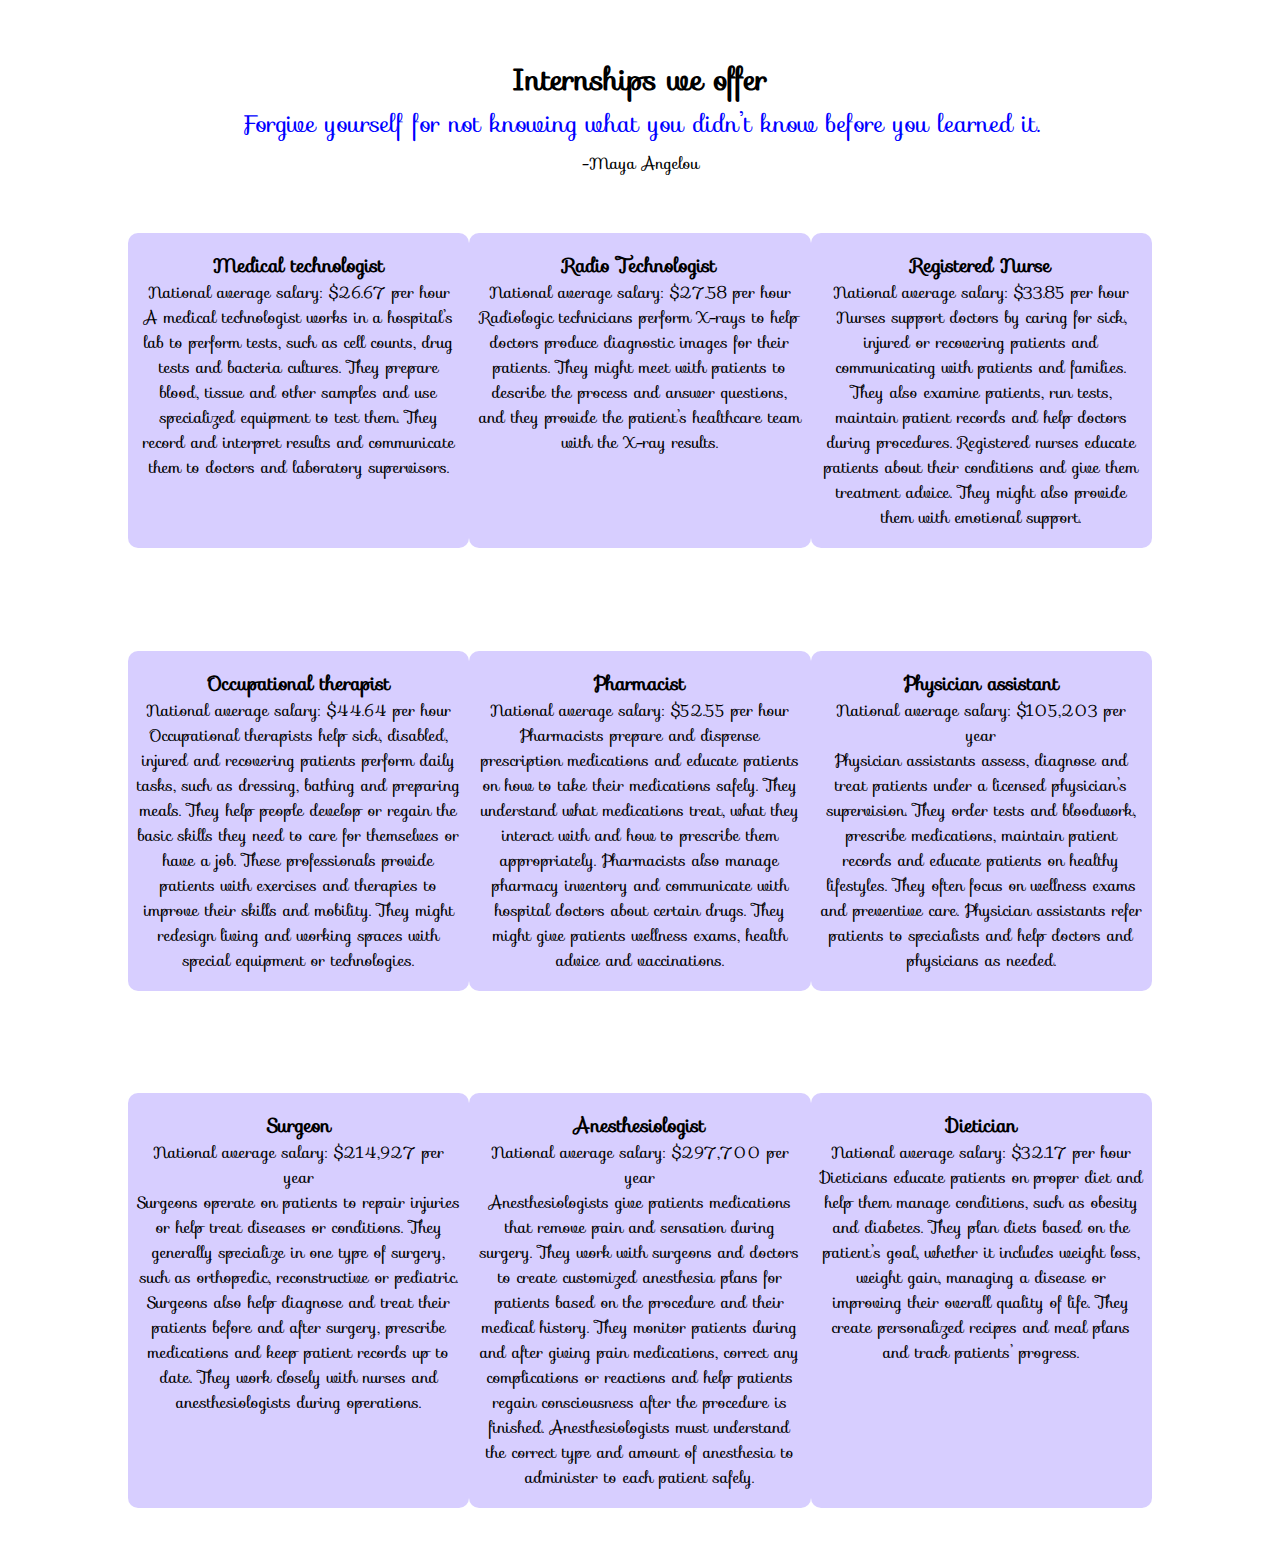
<file: hospital website/Internship.html>
<!DOCTYPE html>
<html lang="en">
<head>
    <meta charset="UTF-8">
    <meta http-equiv="X-UA-Compatible" content="IE=edge">
    <meta name="viewport" content="width=device-width, initial-scale=1.0">
    <link rel="preconnect" href="https://fonts.googleapis.com">
    <link rel="preconnect" href="https://fonts.gstatic.com" crossorigin>
    <link href="https://fonts.googleapis.com/css2?family=Sofia&display=swap" rel="stylesheet">
    <title>Internships</title>
    <style>
        *{
            margin:0;
            padding:0;
            font-family: 'Sofia', cursive;
        }
        .y{
            color:blue;
            font-size:24px;
            line-height:22px;
            padding:10px;
        }
        .x{
            padding:6px;
            color:black;
        }
        .program{
            margin-top:5%;
            display:flex;
            justify-content:space-between;
        }
        .medtech{
            flex-basis:92%;
            background:rgba(57,10,257,0.2);
            border-radius:10px;
            margin-bottom:5%;
            padding:18px 9px;
            box-sizing:border-box;
            transition:0.6s;
        }
        .prog{
             margin-top:5%;
            display:flex;
            justify-content:space-between;
        }
        .intern{
            width:80%;
            margin:auto;
            text-align:center;
            padding-top:56px;
        }
    </style>
</head>
<body>
    <section class="intern">
        <h1 style="font-size:30px;">Internships we offer</h1>
        <p class="y">Forgive yourself for not knowing what you didn’t know before you learned it.</p>
        <p class="x">-Maya Angelou</p>
        <div class="program">
            <div class="medtech">
                <h3>Medical technologist</h3>
                <p>National average salary: $26.67 per hour<br>
                A medical technologist works in a hospital’s lab to perform tests, such as cell counts, drug tests and bacteria cultures. They prepare blood, tissue and other samples and use specialized equipment to test them. They record and interpret results and communicate them to doctors and laboratory supervisors.</p>
            </div>
            <div class="medtech">
                <h3>Radio Technologist</h3>
                <p>National average salary: $27.58 per hour<br>
                Radiologic technicians perform X-rays to help doctors produce diagnostic images for their patients. They might meet with patients to describe the process and answer questions, and they provide the patient’s healthcare team with the X-ray results.</p>
            </div>
            <div class="medtech">
                <h3>Registered Nurse</h3>
                <p>National average salary: $33.85 per hour<br>
                 Nurses support doctors by caring for sick, injured or recovering patients and communicating with patients and families. They also examine patients, run tests, maintain patient records and help doctors during procedures. Registered nurses educate patients about their conditions and give them treatment advice. They might also provide them with emotional support.</p>
            </div>
        </div>
        <div class="prog">
            <div class="medtech">
                <h3> Occupational therapist</h3>
                <p>National average salary: $44.64 per hour<br>
                Occupational therapists help sick, disabled, injured and recovering patients perform daily tasks, such as dressing, bathing and preparing meals. They help people develop or regain the basic skills they need to care for themselves or have a job. These professionals provide patients with exercises and therapies to improve their skills and mobility. They might redesign living and working spaces with special equipment or technologies.</p>
            </div>
            <div class="medtech">
                <h3>Pharmacist</h3>
                <p>National average salary:  $52.55 per hour<br>
                Pharmacists prepare and dispense prescription medications and educate patients on how to take their medications safely. They understand what medications treat, what they interact with and how to prescribe them appropriately. Pharmacists also manage pharmacy inventory and communicate with hospital doctors about certain drugs. They might give patients wellness exams, health advice and vaccinations.</p>
            </div>
            <div class="medtech">
                <h3>Physician assistant</h3>
                <p>National average salary:  $105,203 per year<br>
                Physician assistants assess, diagnose and treat patients under a licensed physician’s supervision. They order tests and bloodwork, prescribe medications, maintain patient records and educate patients on healthy lifestyles. They often focus on wellness exams and preventive care. Physician assistants refer patients to specialists and help doctors and physicians as needed.</p>
            </div>
        </div>
        <div class="prog">
            <div class="medtech">
                <h3> Surgeon</h3>
                <p>National average salary:  $214,927 per year<br>
               Surgeons operate on patients to repair injuries or help treat diseases or conditions. They generally specialize in one type of surgery, such as orthopedic, reconstructive or pediatric. Surgeons also help diagnose and treat their patients before and after surgery, prescribe medications and keep patient records up to date. They work closely with nurses and anesthesiologists during operations.</p>
            </div>
            <div class="medtech">
                <h3>Anesthesiologist</h3>
                <p>National average salary:  $297,700 per year<br>
                Anesthesiologists give patients medications that remove pain and sensation during surgery. They work with surgeons and doctors to create customized anesthesia plans for patients based on the procedure and their medical history. They monitor patients during and after giving pain medications, correct any complications or reactions and help patients regain consciousness after the procedure is finished. Anesthesiologists must understand the correct type and amount of anesthesia to administer to each patient safely.</p>
            </div>
            <div class="medtech">
                <h3> Dietician</h3>
                <p>National average salary:   $32.17 per hour<br>
               Dieticians educate patients on proper diet and help them manage conditions, such as obesity and diabetes. They plan diets based on the patient’s goal, whether it includes weight loss, weight gain, managing a disease or improving their overall quality of life. They create personalized recipes and meal plans and track patients’ progress.</p>
            </div>
        </div>
        
    </section>
</body>
</html>
</file>
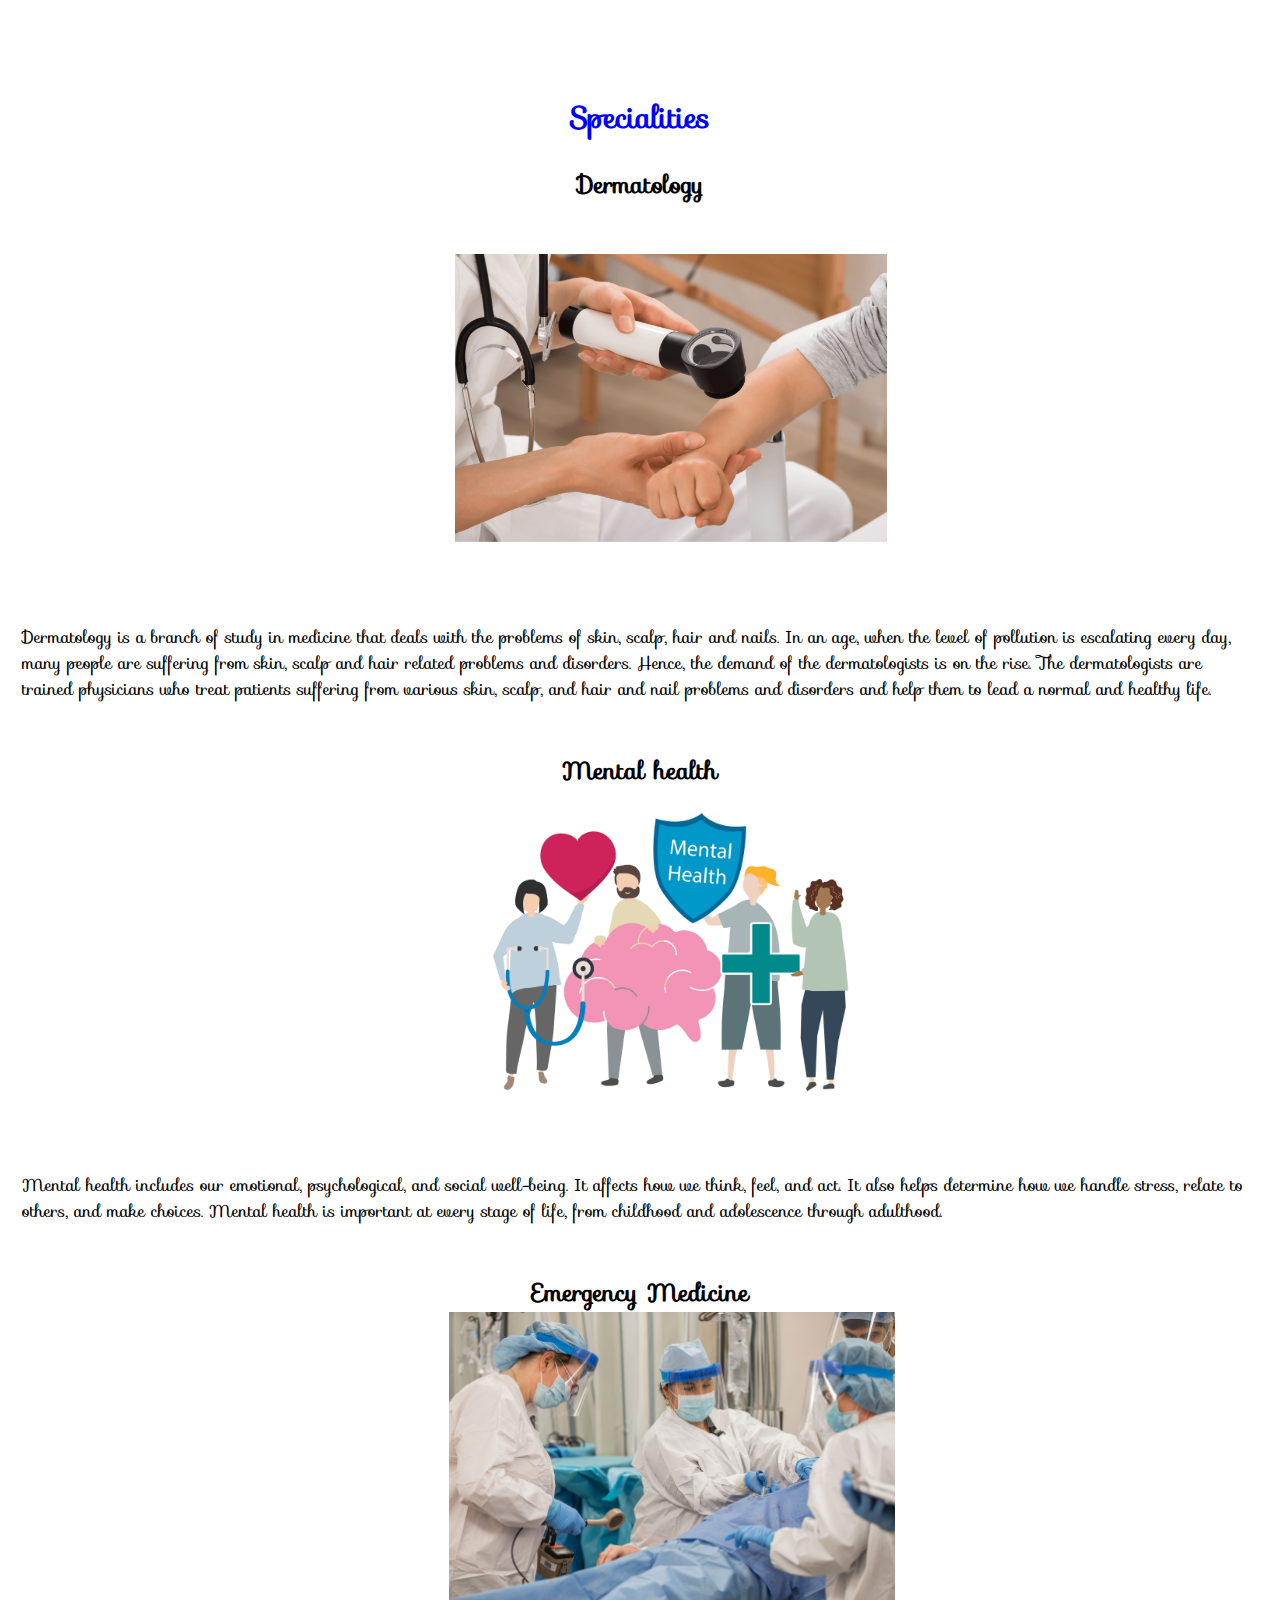
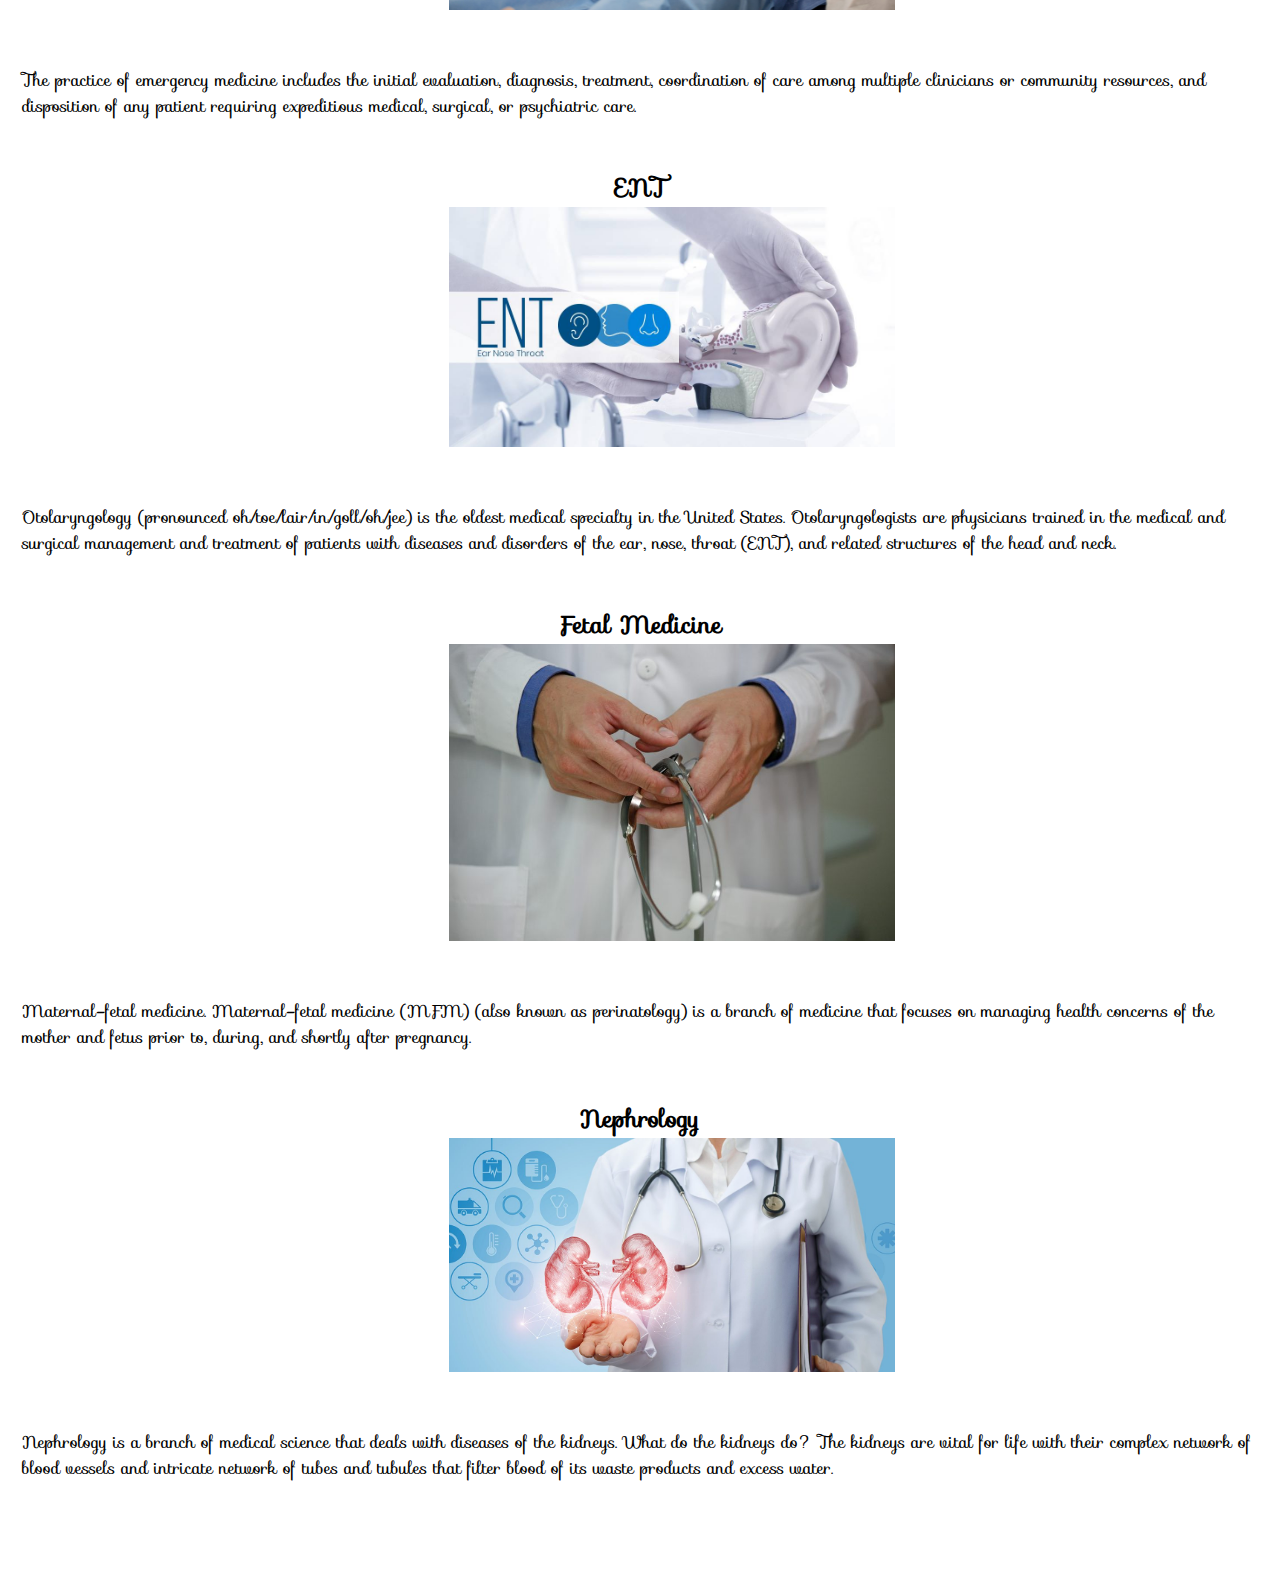
<file: hospital website/special.html>
<!DOCTYPE html>
<html lang="en">
<head>
    <meta charset="UTF-8">
    <meta http-equiv="X-UA-Compatible" content="IE=edge">
    <meta name="viewport" content="width=device-width, initial-scale=1.0">
    <link rel="preconnect" href="https://fonts.googleapis.com">
    <link rel="preconnect" href="https://fonts.gstatic.com" crossorigin>
    <link href="https://fonts.googleapis.com/css2?family=Sofia&display=swap" rel="stylesheet">
    <title>
        About
    </title>
    <style>
        *{
            margin:0;
            padding:0;
            font-family: 'Sofia', cursive;
        }
        .abou{
            margin-top:5%;
            justify-content:space-between;
        }
        .aboutus{
            width:100%;
            margin:auto;
            padding-top:80px;
            padding-bottom:50px;
        }
        .colu{
            flex-basis:48%;
            padding:30px 2px;
        }
        .colu h1{
            padding-top:0px;
            color:blue;
            text-align:center;
            font-size: 30px;
        }
        .colu p{
            padding:50px 0px 25px;
            font-size:17px;
            margin-right: 20px;
            margin-left: 20px;
        }
        .colu h4{
            color:blue;
            text-align:center;
        }
    </style>
</head>
<body>
    <section class="adoutus" > 
        <div class="abou">
            <div class="colu">
                <h1>
           <span style="font-size: 30px;"> Specialities </span>
       </h1>
        <h2 style="text-align: center; padding-top: 25px;">Dermatology</h2>
       <p>
           <img src="image/dermatology.png" height="35%" width="35%" style="margin-left: 35%;">
                    <p style="font-size:17px;">Dermatology is a branch of study in medicine that deals with the problems of skin, scalp, hair and nails. In an age, when the level of pollution is escalating every day, many people are suffering from skin, scalp and hair related problems and disorders. Hence, the demand of the dermatologists is on the rise. The dermatologists are trained physicians who treat patients suffering from various skin, scalp, and hair and nail problems and disorders and help them to lead a normal and healthy life.

</p>
        <h2 style="text-align: center; padding-top: 25px;">Mental health</h2>
                    <img src="image/mental hea;th.jpg" height="35%" width="35%" style="margin-left: 35%;">
                    <p style="font-size:17px;">Mental health includes our emotional, psychological, and social well-being. It affects how we think, feel, and act. It also helps determine how we handle stress, relate to others, and make choices. Mental health is important at every stage of life, from childhood and adolescence through adulthood.</p>
       <h2 style="text-align: center; padding-top: 25px;">Emergency Medicine</h2>
                    <img src="image/emergency.jpg" height="35%" width="35%" style="margin-left: 35%;">
                    <p style="font-size:17px;">The practice of emergency medicine includes the initial evaluation, diagnosis, treatment, coordination of care among multiple clinicians or community resources, and disposition of any patient requiring expeditious medical, surgical, or psychiatric care.</p>
    <h2 style="text-align: center; padding-top: 25px;">ENT</h2>
       <img src="image/ent.jpg" height="35%" width="35%" style="margin-left: 35%;">
                        <p style="font-size:17px;">Otolaryngology (pronounced oh/toe/lair/in/goll/oh/jee) is the oldest medical specialty in the United States. Otolaryngologists are physicians trained in the medical and surgical management and treatment of patients with diseases and disorders of the ear, nose, throat (ENT), and related structures of the head and neck.</p>
       <h2 style="text-align: center; padding-top: 25px;">Fetal Medicine</h2>
       <img src="image/fetal.jpg" height="35%" width="35%" style="margin-left: 35%;">
                        <p style="font-size: 17px;">Maternal–fetal medicine. Maternal–fetal medicine (MFM) (also known as perinatology) is a branch of medicine that focuses on managing health concerns of the mother and fetus prior to, during, and shortly after pregnancy.</p>
       <h2 style="text-align: center; padding-top: 25px;">Nephrology</h2>
       <img src="image/nephro.jpeg" height="35%" width="35%" style="margin-left: 35%;">
                        <p style="font-size:17px;">Nephrology is a branch of medical science that deals with diseases of the kidneys. What do the kidneys do? The kidneys are vital for life with their complex network of blood vessels and intricate network of tubes and tubules that filter blood of its waste products and excess water.</p>
       
            </div>
            <div class="colu">
            </div>
        </div>
        </div>
    </section>
</body>
</html>
</file>
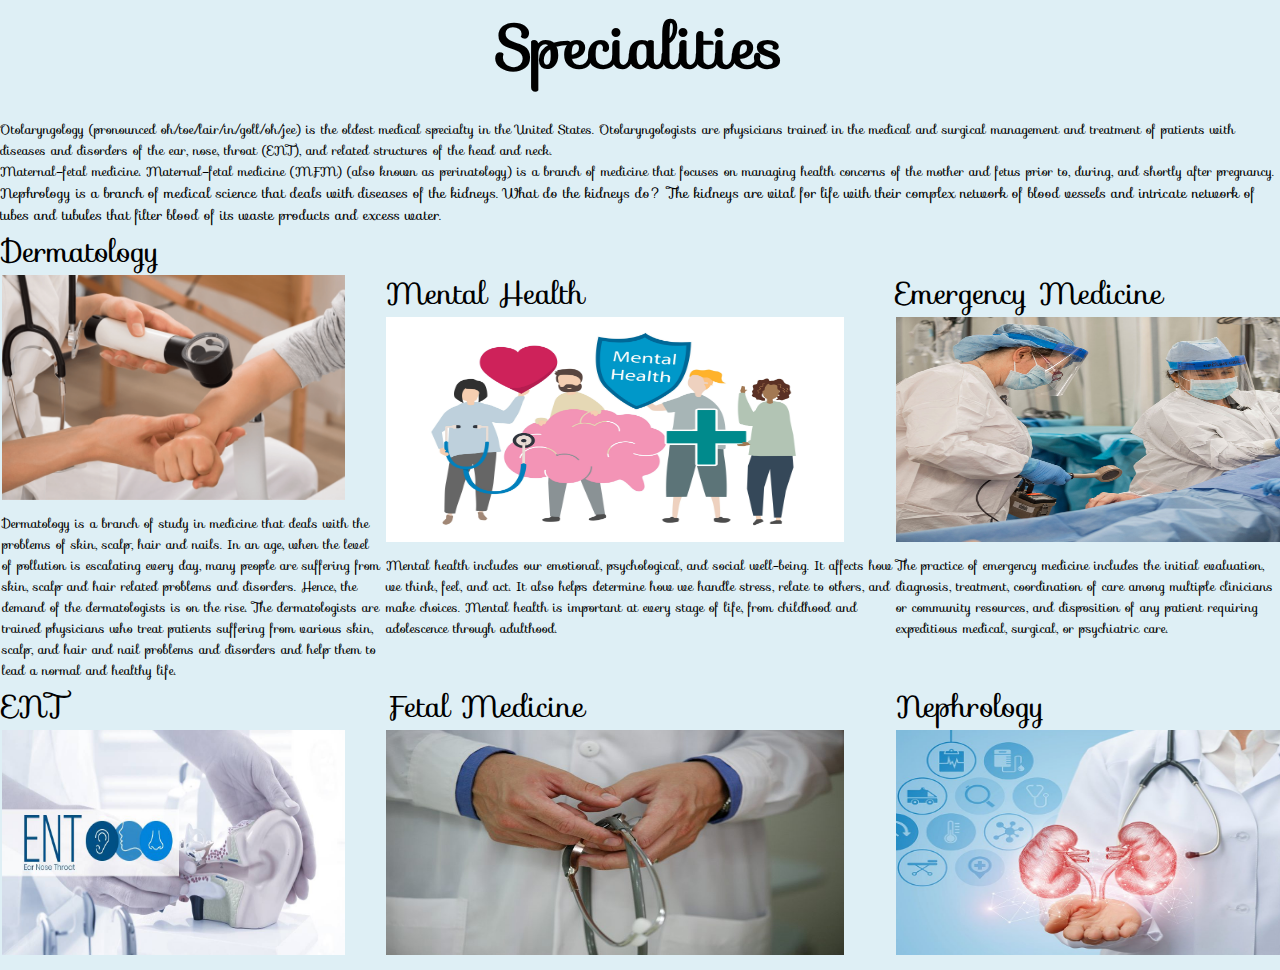
<file: hospital website/specialization.html>
<!Doctype html>
<html>
    <head>
        <link rel="preconnect" href="https://fonts.googleapis.com">
    <link rel="preconnect" href="https://fonts.gstatic.com" crossorigin>
    <link href="https://fonts.googleapis.com/css2?family=Sofia&display=swap" rel="stylesheet">
    <title>Specialities</title>
    <style>
        *{
            margin:0;
            padding:0;
            font-family: 'Sofia', cursive;
        }
    </style>
    </head>
    <body style= "background: rgba(173, 216, 230, 0.4); background-size: 100% 100%;"></body>
        <div style="font-size:30px">
            <center><h1 style="text-align:center;padding-bottom: 25px; width:33%" >
                <span > Specialities </span></center>
            <table>
                <tr>
                    <td style="width: 30%;">Dermatology <br>
                    <img src="image/dermatology.png" height=225 width=90%>
                    <p style="font-size:13px;">Dermatology is a branch of study in medicine that deals with the problems of skin, scalp, hair and nails. In an age, when the level of pollution is escalating every day, many people are suffering from skin, scalp and hair related problems and disorders. Hence, the demand of the dermatologists is on the rise. The dermatologists are trained physicians who treat patients suffering from various skin, scalp, and hair and nail problems and disorders and help them to lead a normal and healthy life.

</p>
                </td>
                    <td style="width: 40%;"> Mental Health <br>
                    <img src="image/mental hea;th.jpg" height=225 width=90%>
                    <p style="font-size:13px;">Mental health includes our emotional, psychological, and social well-being. It affects how we think, feel, and act. It also helps determine how we handle stress, relate to others, and make choices. Mental health is important at every stage of life, from childhood and adolescence through adulthood.</p>
                </td>
                <td style="width: 30%;"> Emergency Medicine <br>
                    <img src="image/emergency.jpg" height=225 width=150%>
                    <p style="font-size:13px;">The practice of emergency medicine includes the initial evaluation, diagnosis, treatment, coordination of care among multiple clinicians or community resources, and disposition of any patient requiring expeditious medical, surgical, or psychiatric care.</p>
                </td>
                </tr>
                <tr>
                    <td style="width: 30%;">ENT<br>
                        <img src="image/ent.jpg" height=225 width=90%></td>
                        <p style="font-size:13px;">Otolaryngology (pronounced oh/toe/lair/in/goll/oh/jee) is the oldest medical specialty in the United States. Otolaryngologists are physicians trained in the medical and surgical management and treatment of patients with diseases and disorders of the ear, nose, throat (ENT), and related structures of the head and neck.</p>
                    <td style="width: 40%;">Fetal Medicine<br>
                        <img src="image/fetal.jpg" height=225 width=90%></td>
                        <p style="font-size: 13px;">Maternal–fetal medicine. Maternal–fetal medicine (MFM) (also known as perinatology) is a branch of medicine that focuses on managing health concerns of the mother and fetus prior to, during, and shortly after pregnancy.</p>
                    <td style="width: 30%;">Nephrology<br>
                        <img src="image/nephro.jpeg" height=225 width=150%></td>
                        <p style="font-size:14px;">Nephrology is a branch of medical science that deals with diseases of the kidneys. What do the kidneys do? The kidneys are vital for life with their complex network of blood vessels and intricate network of tubes and tubules that filter blood of its waste products and excess water.</p>
                </tr>
            </table>

            </ul>
        </div>
        </li>
    </body>
</html>
</file>
<file: hospital website/css/style.css>
@import url('https://fonts.googleapis.com/css2?family=Sofia&display=swap');

:root{
    --blue:#2f16a0;
    --black:#444;
    --light-color:#777;
    --box-shadow:.5rem .5rem 0 rgba(22, 160, 133, .2);
    --text-shadow:.4rem .4rem 0 rgba(0, 0, 0, .2);
    --border:.2rem solid var(--blue);
}

*{
    font-family: 'Sofia', cursive;
    margin:0; padding: 0;
    box-sizing: border-box;
    outline: none; border: none;
    text-transform: capitalize;
    transition: all .2s ease-out;
    text-decoration: none;
}

html{
    font-size: 62.5%;
    overflow-x: hidden;
    scroll-padding-top: 7rem;
    scroll-behavior: smooth;
}

section{
    padding:2rem 9%;
}

section:nth-child(even){
    background: #f5f5f5;
}

.heading{
    text-align: center;
    padding-bottom: 2rem;
    text-shadow: var(--text-shadow);
    text-transform: uppercase;
    color:var(--black);
    font-size: 5rem;
    letter-spacing: .4rem;
}

.heading span{
    text-transform: uppercase;
    color:var(--green);
}

.btn{
    display: inline-block;
    margin-top: 1rem;
    padding: .5rem;
    padding-left: 1rem;
    border:var(--border);
    border-radius: .5rem;
    box-shadow: var(--box-shadow);
    color:var(--green);
    cursor: pointer;
    font-size: 1.7rem;
    background: #fff;
}

.btn span{
    padding:.7rem 1rem;
    border-radius: .5rem;
    background: var(--green);
    color:#fff;
    margin-left: .5rem;
}

.btn:hover{
    background: var(--green);
    color:#fff;
}

.btn:hover span{
    color: var(--green);
    background:#fff;
    margin-left: 1rem;
}

.header{
    padding:2rem 9%;
    position: fixed;
    top:0; left: 0; right: 0;
    z-index: 1000;
    box-shadow: 0 .5rem 1.5rem rgba(0, 0, 0, .1);
    display: flex;
    align-items: center;
    justify-content: space-between;
    background: #fff;
}

.header .logo{
    font-size: 2.5rem;
    color: black;
}

.header .logo i{
    color: blue;
}

.header .navbar a{
    font-size: 1.7rem;
    color: black;
    margin-left: 2rem;
}

.header .navbar a:hover{
    color: var(--green);
}

#menu-btn{
    font-size: 2.5rem;
    border-radius: .5rem;
    background: #eee;
    color:var(--green);
    padding: 1rem 1.5rem;
    cursor: pointer;
    display: none;
}

.home{
    display: flex;
    align-items: center;
    flex-wrap: wrap;
    gap:1.5rem;
    padding-top: 10rem;
}

.home .image{
    flex:1 1 45rem;
}

.home .image img{
    width: 100%;
}

.home .content{
    flex:1 1 45rem;
}

.home .content h3{
    font-size: 4.5rem;
    color:#444;
    line-height: 1.8;
    text-shadow:rgba(0, 0, 0, .2);
}

.home .content p{
    font-size: 1.7rem;
    color:black;
    line-height: 1.8;
    padding: 1rem 0;
}

.icons-container{
    display: grid;
    gap:2rem;
    grid-template-columns: repeat(auto-fit, minmax(20rem, 1fr));
    padding-top: 5rem;
    padding-bottom: 5rem;
}

.icons-container .icons{
    border:var(--border);
    box-shadow: var(--box-shadow);
    border-radius: .5rem;
    text-align: center;
    padding: 2.5rem;
}

.icons-container .icons i{
    font-size: 4.5rem;
    color:var(--green);
    padding-bottom: .7rem;
}

.icons-container .icons h3{
    font-size: 4.5rem;
    color:var(--black);
    padding: .5rem 0;
    text-shadow: var(--text-shadow);
}

.icons-container .icons p{
    font-size: 1.7rem;
    color:var(--light-color);
}

.services .box-container{
    display: grid;
    grid-template-columns: repeat(auto-fit, minmax(27rem, 1fr));
    gap:2rem;
}

.services .box-container .box{
    background:#fff;
    border-radius: .5rem;
    box-shadow: var(--box-shadow);
    border:var(--border);
    padding: 2.5rem;
}

.services .box-container .box i{
    color: var(--green);
    font-size: 5rem;
    padding-bottom: .5rem;
}

.services .box-container .box h3{
    color: var(--black);
    font-size: 2.5rem;
    padding:1rem 0;
}

.services .box-container .box p{
    color: var(--light-color);
    font-size: 1.4rem;
    line-height: 2;
}

.about .row{
    display: flex;
    align-items: center;
    flex-wrap: wrap;
    gap:2rem;
}

.about .row .image{
    flex:1 1 45rem;
}

.about .row .image img{
    width: 100%;
}

.about .row .content{
    flex:1 1 45rem;
}

.about .row .content h3{
    color: var(--black);
    text-shadow: var(--text-shadow);
    font-size: 4rem;
    line-height: 1.8;
}

.about .row .content p{
    color: var(--light-color);
    padding:1rem 0;
    font-size: 1.5rem;
    line-height: 1.8;
}

.doctors .box-container{
    display: grid;
    grid-template-columns: repeat(auto-fit, minmax(30rem, 1fr));
    gap:2rem;
}

.doctors .box-container .box{
    text-align: center;
    background:#fff;
    border-radius: .5rem;
    border:var(--border);
    box-shadow: var(--box-shadow);
    padding:2rem;
}

.doctors .box-container .box img{
    height: 20rem;
    border:var(--border);
    border-radius: .5rem;
    margin-top: 1rem;
    margin-bottom: 1rem;
}

.doctors .box-container .box h3{
    color:var(--black);
    font-size: 2.5rem;
}

.doctors .box-container .box span{
    color:var(--green);
    font-size: 1.5rem;
}

.doctors .box-container .box .share{
    padding-top: 2rem;
}

.doctors .box-container .box .share a{
    height: 5rem;
    width: 5rem;
    line-height: 4.5rem;
    font-size: 2rem;
    color:var(--green);
    border-radius: .5rem;
    border:var(--border);
    margin:.3rem;
}

.doctors .box-container .box .share a:hover{
    background:var(--green);
    color:#fff;
    box-shadow: var(--box-shadow);
}

.book .row{
    display: flex;
    align-items: center;
    flex-wrap: wrap;
    gap:2rem;
}
 
.book .row .image{
    flex:1 1 45rem;
}

.book .row .image img{
    width: 100%;
}

.book .row form{
    flex:1 1 45rem;
    background: #fff;
    border:var(--border);
    box-shadow: var(--box-shadow);
    text-align: center;
    padding: 2rem;
    border-radius: .5rem;
}

.book .row form h3{
    color:var(--black);
    padding-bottom: 1rem;
    font-size: 3rem;
}

.book .row form .box{
    width: 100%;
    margin:.7rem 0;
    border-radius: .5rem;
    border:var(--border);
    font-size: 1.6rem;
    color: var(--black);
    text-transform: none;
    padding: 1rem;
}

.book .row form .btn{
    padding:1rem 4rem;
}

.review .box-container{
    display: grid;
    grid-template-columns: repeat(auto-fit, minmax(27rem, 1fr));
    gap:2rem;
}

.review .box-container .box{
    border:var(--border);
    box-shadow: var(--box-shadow);
    border-radius: .5rem;
    padding:2.5rem;
    background: #fff;
    text-align: center;
    position: relative;
    overflow: hidden;
    z-index: 0;
}

.review .box-container .box img{
    height: 10rem;
    width: 10rem;
    border-radius: 50%;
    object-fit: cover;
    border:.5rem solid #fff;
}

.review .box-container .box h3{
    color:#fff;
    font-size: 2.2rem;
    padding:.5rem 0;
}

.review .box-container .box .stars i{
    color:#fff;
    font-size: 1.5rem;
}

.review .box-container .box .text{
    color:var(--light-color);
    line-height: 1.8;
    font-size: 1.6rem;
    padding-top: 4rem;
}

.review .box-container .box::before{
    content: '';
    position: absolute;
    top:-4rem; left: 50%;
    transform:translateX(-50%);
    background:var(--green);
    border-bottom-left-radius: 50%;
    border-bottom-right-radius: 50%;
    height: 25rem;
    width: 120%;
    z-index: -1;
}

.blogs .box-container{
    display: grid;
    grid-template-columns: repeat(auto-fit, minmax(30rem, 1fr));
    gap:2rem;
}

.blogs .box-container .box{
    border:var(--border);
    box-shadow: var(--box-shadow);
    border-radius: .5rem;
    padding: 2rem;
}

.blogs .box-container .box .image{
    height: 20rem;
    overflow:hidden;
    border-radius: .5rem;
}

.blogs .box-container .box .image img{
    height: 100%;
    width: 100%;
    object-fit: cover;
}

.blogs .box-container .box:hover .image img{
    transform:scale(1.2);
}

.blogs .box-container .box .content{
    padding-top: 1rem;
}

.blogs .box-container .box .content .icon{
    padding: 1rem 0;
    display: flex;
    align-items: center;
    justify-content: space-between;
}

.blogs .box-container .box .content .icon a{
    font-size: 1.4rem;
    color: var(--light-color);
}

.blogs .box-container .box .content .icon a:hover{
    color:var(--green);
}

.blogs .box-container .box .content .icon a i{
    padding-right: .5rem;
    color: var(--green);
}

.blogs .box-container .box .content h3{
    color:var(--black);
    font-size: 3rem;
}

.blogs .box-container .box .content p{
    color:var(--light-color);
    font-size: 1.5rem;
    line-height: 1.8;
    padding:1rem 0;
}

.footer .box-container{
    display: grid;
    grid-template-columns: repeat(auto-fit, minmax(22rem, 1fr));
    gap:2rem;
}

.footer .box-container .box h3{
    font-size: 2.5rem;
    color:var(--black);
    padding: 1rem 0;
}

.footer .box-container .box a{
    display: block;
    font-size: 1.5rem;
    color:var(--light-color);
    padding: 1rem 0;
}

.footer .box-container .box a i{
    padding-right: .5rem;
    color:var(--green);
}

.footer .box-container .box a:hover i{
    padding-right:2rem;
}

.footer .credit{
    padding: 1rem;
    padding-top: 2rem;
    margin-top: 2rem;
    text-align: center;
    font-size: 2rem;
    color:var(--light-color);
    border-top: .1rem solid rgba(0, 0, 0, .1);
}

.footer .credit span{
    color:var(--green);
}









/* media queries  */
@media (max-width:991px){

    html{
        font-size: 55%;
    }

    .header{
        padding: 2rem;
    }

    section{
        padding:2rem;
    }

}

@media (max-width:768px){

    #menu-btn{
        display: initial;
    }

    .header .navbar{
        position: absolute;
        top:115%; right: 2rem;
        border-radius: .5rem;
        box-shadow: rgba(0, 0, 0, .2);
        width: 30rem;
        border: 2rem solid blue;
        background: #fff;
        transform: scale(0);
        opacity: 0;
        transform-origin: top right;
        transition: none;
    }

    .header .navbar.active{
        transform: scale(1);
        opacity: 1;
        transition: .2s ease-out;
    }

    .header .navbar a{
        font-size: 2rem;
        display: block;
        margin:2.5rem;
    }

}

@media (max-width:450px){

    html{
        font-size: 50%;
    }

}
</file>
<file: hospital website/css/styles.css>
@import url('https://fonts.googleapis.com/css2?family=Sofia&display=swap');

:root{
    --blue:blue;
    --black:#444;
    --light-color:#777;
    --box-shadow:.5rem .5rem 0 rgba(43, 22, 160, 0.2);
    --text-shadow:.4rem .4rem 0 rgba(0, 0, 0, .2);
    --border:.2rem solid var(--blue);
}
*{
    font-family: 'Sofia', cursive;
    margin:0; padding: 0;
    box-sizing: border-box;
    outline: none; border: none;
    text-transform: capitalize;
    transition: all .2s ease-out;
    text-decoration: none;
}
html{
    font-size: 62.5%;
    overflow-x: hidden;
    scroll-padding-top: 7rem;
    scroll-behavior: smooth;
}
section{
    padding:2rem 9%;
}
section:nth-child(even){
    background: #f5f5f5;
}

.heading{
    text-align: center;
    padding-bottom: 2rem;
    text-shadow:black;
    text-transform: uppercase;
    color:black;
    font-size: 5rem;
    letter-spacing: .4rem;
}

.heading span{
    text-transform: uppercase;
    color:var(--green);
}
.btn{
    display: inline-block;
    margin-top: 1rem;
    padding: .5rem;
    padding-left: 1rem;
    border:var(--border);
    border-radius: .5rem;
    box-shadow: 0.4rem 0.4rem rgba(0, 0, 0, .2);
    color:blue;
    cursor: pointer;
    font-size: 1.7rem;
    background: #fff;
    margin-left:25px;
}
.btn span{
    padding:.7rem 1rem;
    border-radius: .5rem;
    background:blue;
    color:#fff;
    margin-left: .5rem;
}
.btn:hover{
    background: blue;
    color:#fff;
}

.btn:hover span{
    color: blue;
    background:#fff;
    margin-left: 1rem;
}

.header{
    padding:2rem 9%;
    position: fixed;
    top:0; left: 0; right: 0;
    z-index: 1000;
    box-shadow: 0 .5rem 1.5rem rgba(0, 0, 0, .1);
    display: flex;
    align-items: center;
    justify-content: space-between;
    background: #fff;
}
.header .logo{
    font-size: 2.5rem;
    color: black;
}
.header .logo i{
    color:blue;
}
.header .navbar a{
    font-size: 1.7rem;
    color:black;
    margin-left: 2rem;
}
.header .navbar a:hover{
    color:blue;
}
#menu-btn{
    font-size: 2.5rem;
    border-radius: .5rem;
    background:white;
    color:blue;
    padding: 1rem 1.5rem;
    cursor: pointer;
    display: none;
}
.home{
    display: flex;
    align-items: center;
    flex-wrap: wrap;
    gap:1.5rem;
    padding-top: 10rem;
}
.home .image{
    flex:1 1 45rem;
}

.home .image img{
    width: 100%;
    border: 3px solid blue;
    border-radius:20px;
    margin-top:25px;
}

.home .content{
    flex:1 1 45rem;
}
.home .content h3{
    font-size: 4.5rem;
    color:#444;
    line-height: 1.8;
    text-shadow:rgba(0, 0, 0, .2);
    padding-left:25px;
}
.home .content p{
    font-size: 1.7rem;
    color:black;
    line-height: 1.8;
    padding: 1rem 0;
    padding-left: 25px;
}
.icons-container{
    display: grid;
    gap:2rem;
    grid-template-columns: repeat(auto-fit, minmax(20rem, 1fr));
    padding-top: 5rem;
    padding-bottom: 5rem;
}

.icons-container .icons{
    border:var(--border);
    box-shadow: 0.5rem 0.5rem rgba(0, 0, 0, .2);
    border-radius: .5rem;
    text-align: center;
    padding: 2.5rem;
}

.icons-container .icons i{
    font-size: 4.5rem;
    color:black;
    padding-bottom: .7rem;
}

.icons-container .icons h3{
    font-size: 4.5rem;
    color:blue;
    padding: .5rem 0;
}

.icons-container .icons p{
    font-size: 1.7rem;
    color:black;
}
.services .box-container{
    display: grid;
    grid-template-columns: repeat(auto-fit, minmax(27rem, 1fr));
    gap:2rem;
}
.services .box-container .box{
    background:#fff;
    border-radius: .5rem;
    box-shadow: 0.4rem 0.4rem rgba(0, 0, 0, .2);
    border:var(--border);
    padding: 2.5rem;
}

.services .box-container .box i{
    color:black;
    font-size: 5rem;
    padding-bottom: .5rem;
}

.services .box-container .box h3{
    color:blue;
    font-size: 2.5rem;
    padding:1rem 0;
}

.services .box-container .box p{
    color:black;
    font-size: 1.4rem;
    line-height: 2;
}
.about .row{
    display: flex;
    align-items: center;
    flex-wrap: wrap;
    gap:2rem;
}

.about .row .image{
    flex:1 1 45rem;
}

.about .row .image img{
    width: 100%;
    border:2px solid blue;
    border-radius:25px;
}

.about .row .content{
    flex:1 1 45rem;
}

.about .row .content h3{
    color:black;
    font-size: 4rem;
    line-height: 1.8;
}

.about .row .content p{
    color: black;
    padding:1rem 0;
    font-size: 1.5rem;
    line-height: 1.8;
}
.doctors .box-container{
    display: grid;
    grid-template-columns: repeat(auto-fit, minmax(30rem, 1fr));
    gap:2rem;
}

.doctors .box-container .box{
    text-align: center;
    background:#fff;
    border-radius: .5rem;
    border:var(--border);
    box-shadow: var(--box-shadow);
    padding:2rem;
}

.doctors .box-container .box img{
    height: 20rem;
    border:var(--border);
    border-radius: .5rem;
    margin-top: 1rem;
    margin-bottom: 1rem;
}

.doctors .box-container .box h3{
    color:black;
    font-size: 2.5rem;
}

.doctors .box-container .box span{
    color:blue;
    font-size: 1.5rem;
}

.doctors .box-container .box .share{
    padding-top: 2rem;
}

.doctors .box-container .box .share a{
    height: 5rem;
    width: 5rem;
    line-height: 4.5rem;
    font-size: 2rem;
    color:black;
    border-radius: .5rem;
    margin:.3rem;
}

.doctors .box-container .box .share a:hover{
    background:blue;
    color:#fff;
    box-shadow: var(--box-shadow);
}
.book .row{
    display: flex;
    align-items: center;
    flex-wrap: wrap;
    gap:2rem;
}
 
.book .row .image{
    flex:1 1 45rem;
}

.book .row .image img{
    width: 100%;
    border:2px solid blue;
    border-radius: 35px;
    margin-right:12px;
}

.book .row form{
    flex:1 1 45rem;
    background: #fff;
    border:var(--border);
    box-shadow: 0.4rem 0.4rem rgba(0, 0, 0, .2);
    text-align: center;
    padding: 2rem;
    border-radius: .5rem;
}

.book .row form h3{
    color:black;
    padding-bottom: 1rem;
    font-size: 3rem;
}

.book .row form .box{
    width: 100%;
    margin:.7rem 0;
    border-radius: .5rem;
    border:var(--border);
    font-size: 1.6rem;
    color: black;
    text-transform: none;
    padding: 1rem;
}

.book .row form .btn{
    padding:1rem 4rem;
}
.reviews{
            flex-basis:44%;
            border-radius:10px;
            margin-bottom:5%;
            text-align:left;
            background:rgb(143, 162, 188);
            padding:25px;
            cursor:pointer;
            display:flex;
            font-size:17px;
}
.reviews h4{
    font-size:14px;
}
.program{
            margin-top:5%;
            display:flex;
            justify-content:space-between;
}
.footer .box-container{
    display: grid;
    grid-template-columns: repeat(auto-fit, minmax(22rem, 1fr));
    gap:2rem;
}

.footer .box-container .box h3{
    font-size: 2.5rem;
    color:black;
    padding: 1rem 0;
}

.footer .box-container .box a{
    display: block;
    font-size: 1.5rem;
    color:blue;
    padding: 1rem 0;
}

.footer .box-container .box a i{
    padding-right: .5rem;
    color:black;
}

.footer .box-container .box a:hover i{
    padding-right:2rem;
}

.footer .credit{
    padding: 1rem;
    padding-top: 2rem;
    margin-top: 2rem;
    text-align: center;
    font-size: 2rem;
    color:black;
    border-top: .1rem solid rgba(0, 0, 0, .1);
}

.footer .credit span{
    color:black;
}
@media (max-width:991px){

    html{
        font-size: 55%;
    }

    .header{
        padding: 2rem;
    }

    section{
        padding:2rem;
    }

}
@media (max-width:768px){

    #menu-btn{
        display: initial;
    }

    .header .navbar{
        position: absolute;
        top:115%; right: 2rem;
        border-radius: .5rem;
        box-shadow:.5rem .5rem 0 rgba(43, 22, 160, 0.2);
        width: 30rem;
        border:0.2rem solid blue;
        background: #fff;
        transform: scale(0);
        opacity: 0;
        transform-origin: top right;
        transition: none;
    }

    .header .navbar.active{
        transform: scale(1);
        opacity: 1;
        transition: .2s ease-out;
    }

    .header .navbar a{
        font-size: 2rem;
        display: block;
        margin:2.5rem;
    }

}
@media (max-width:450px){

    html{
        font-size: 50%;
    }

}
</file>
